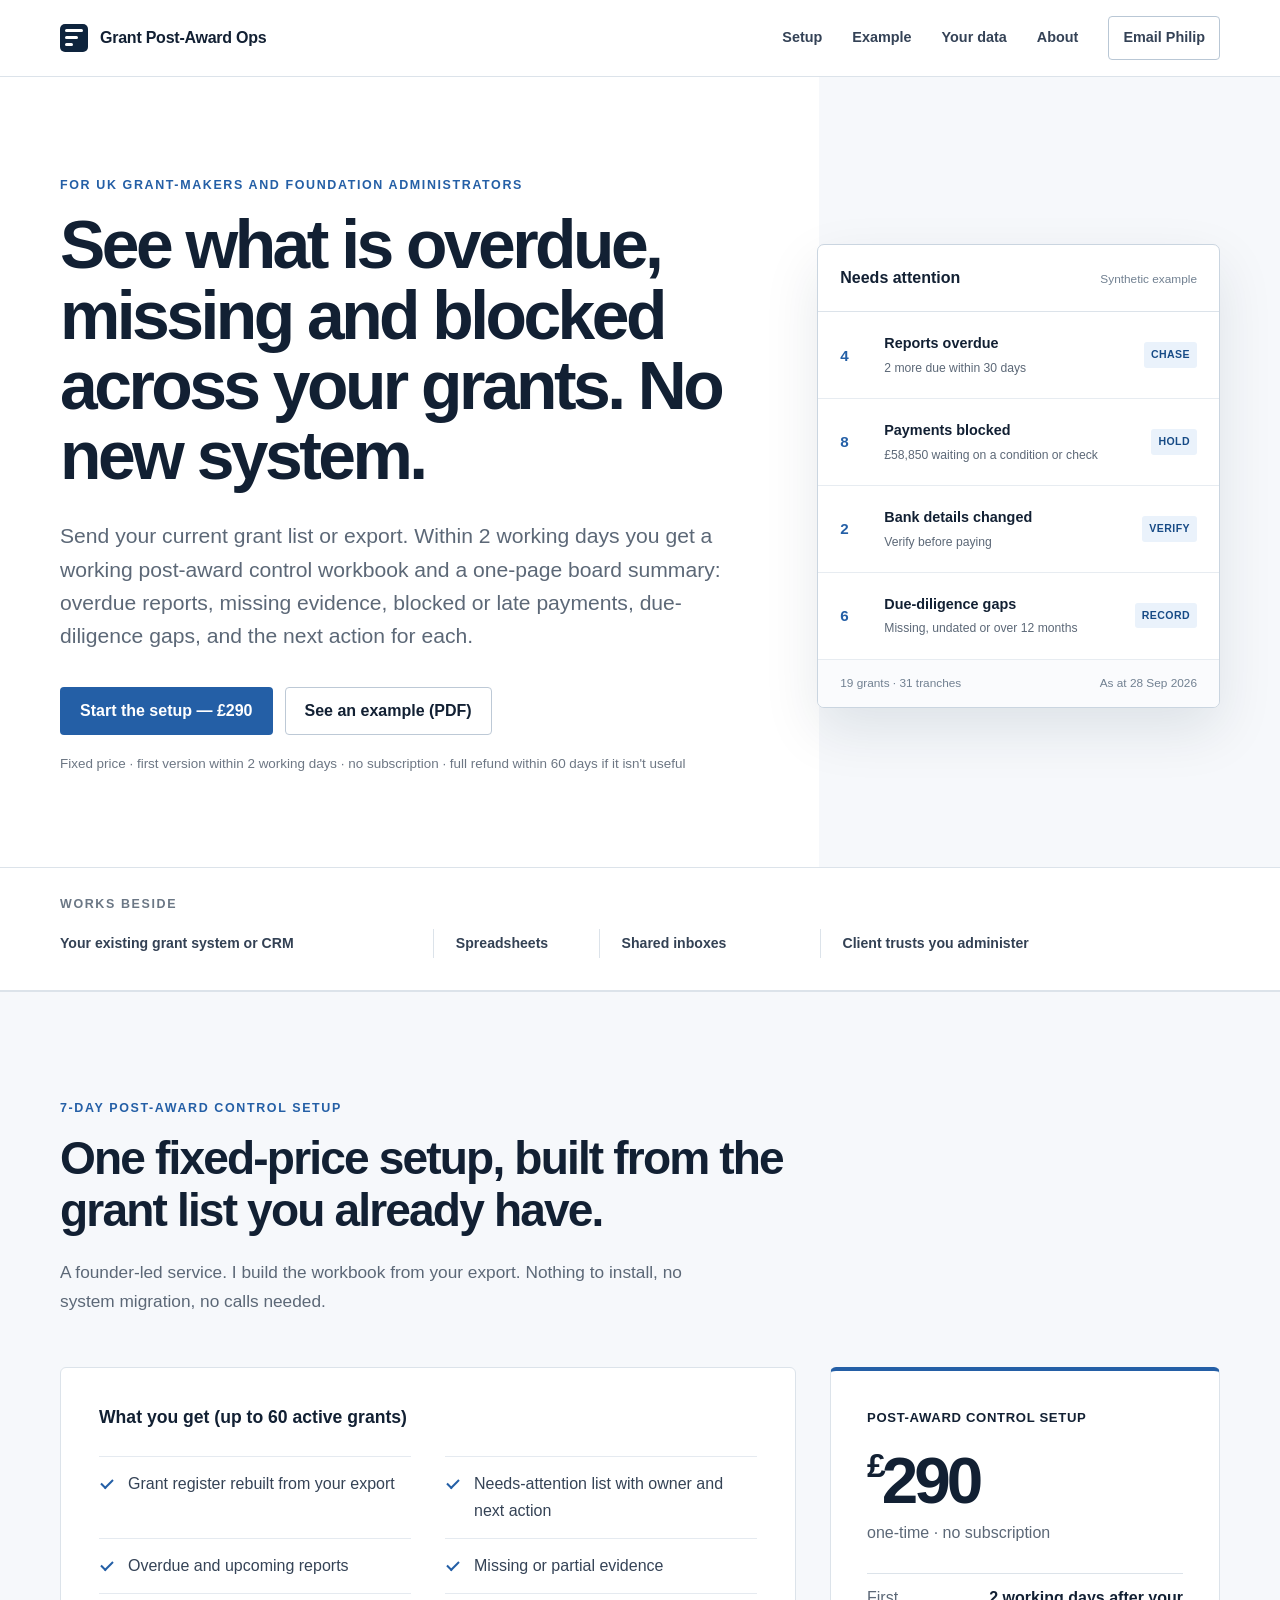
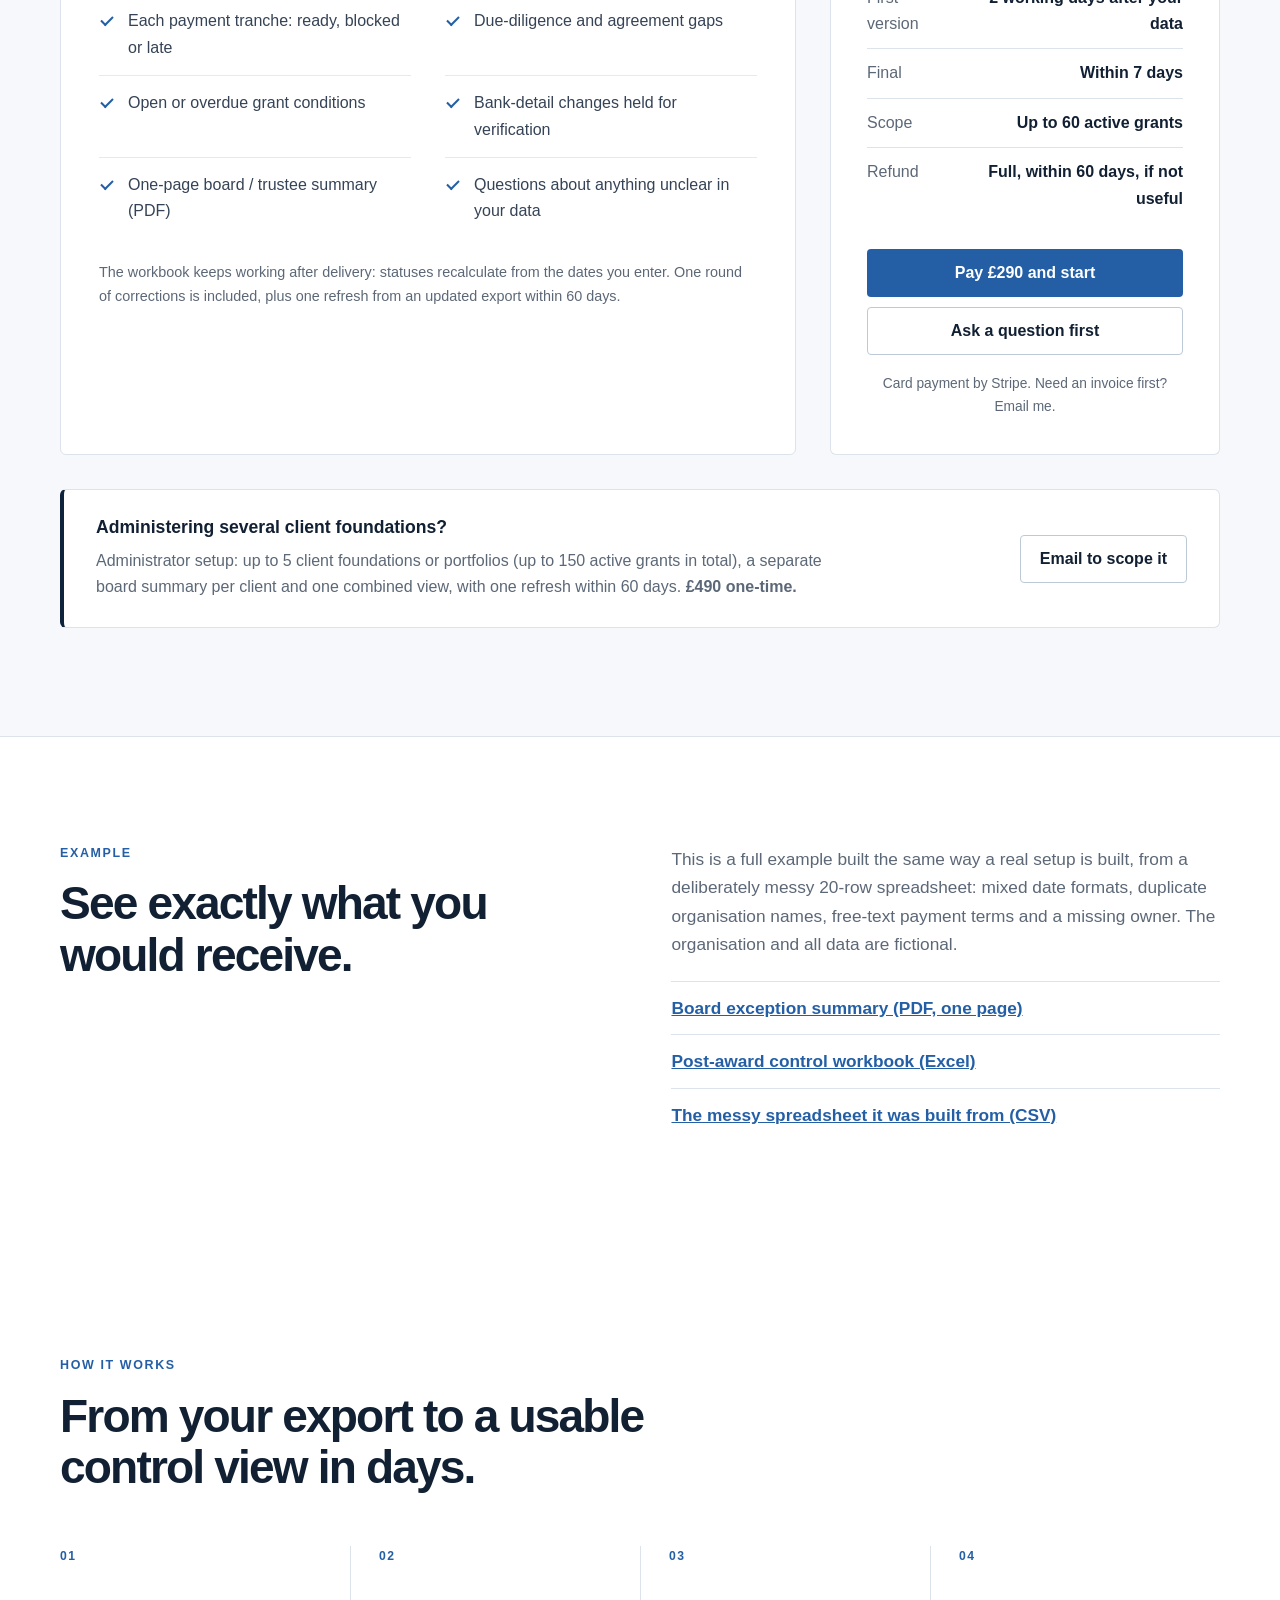
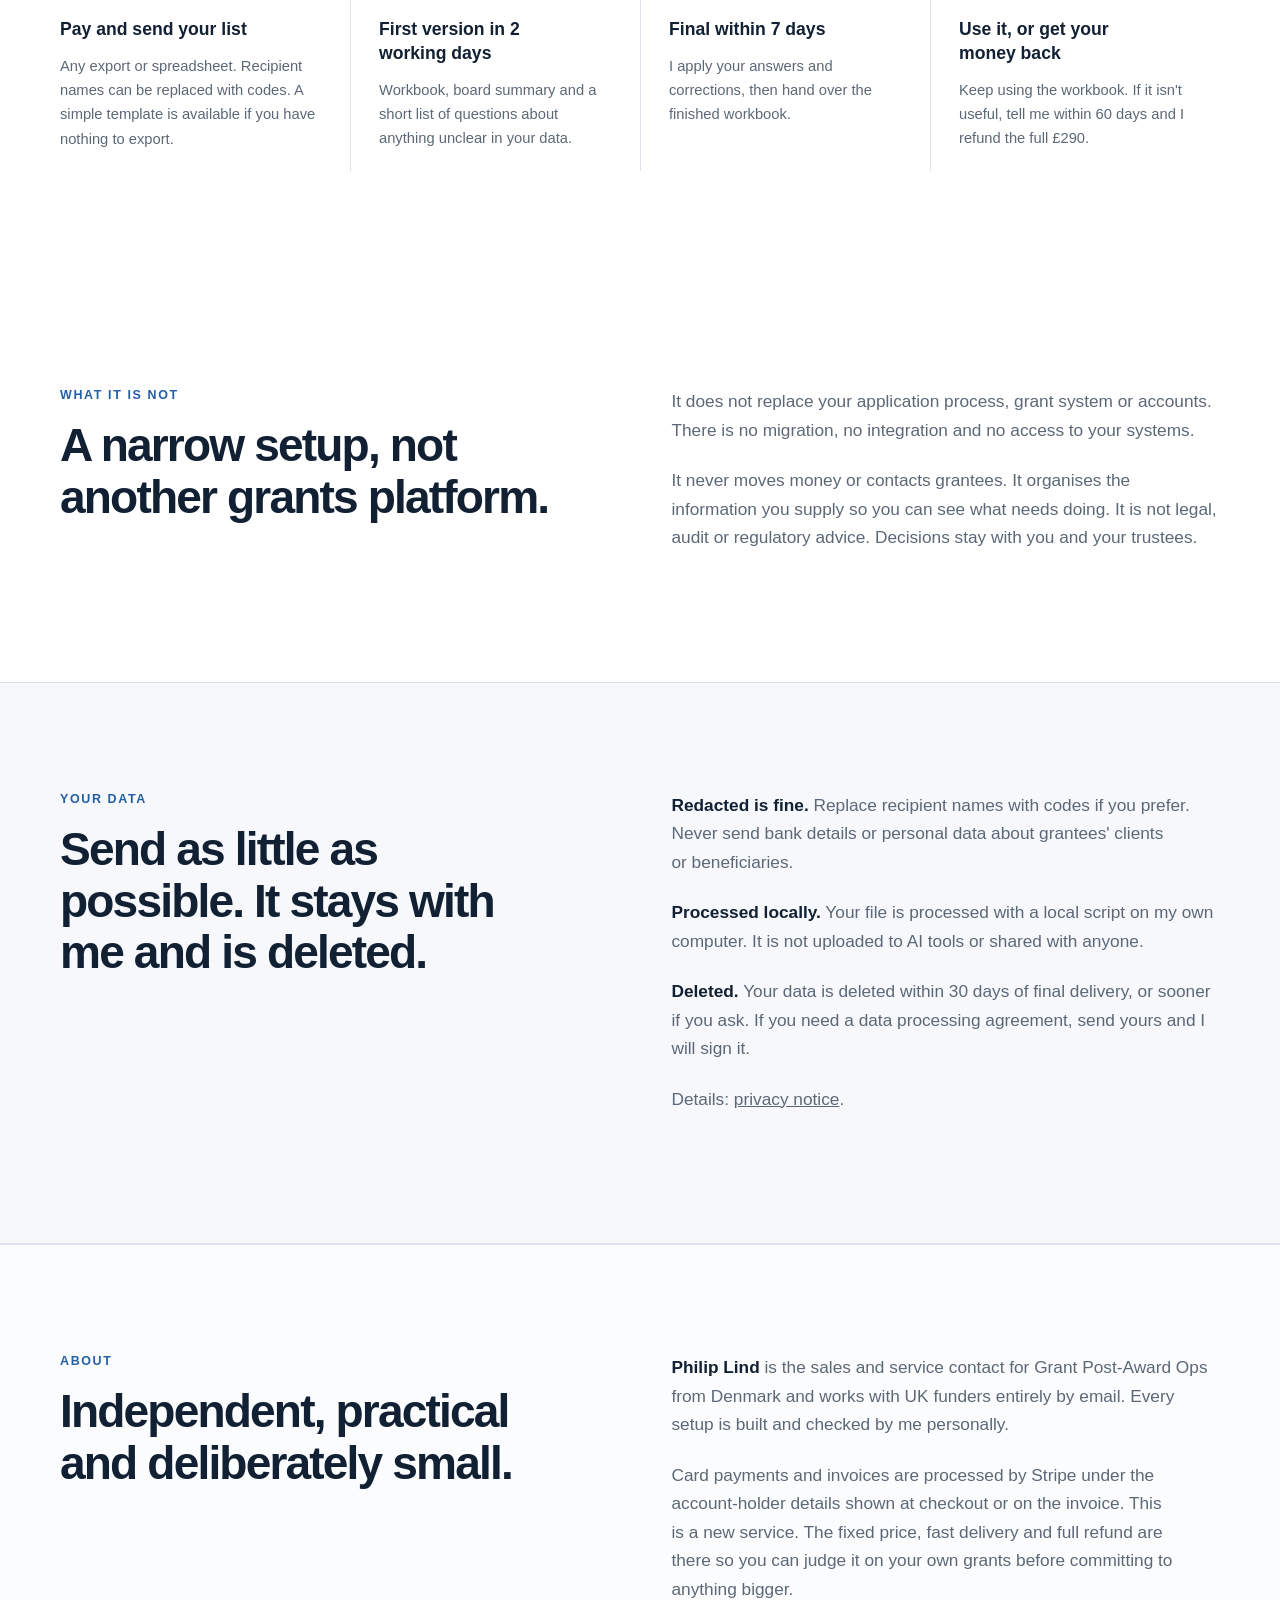
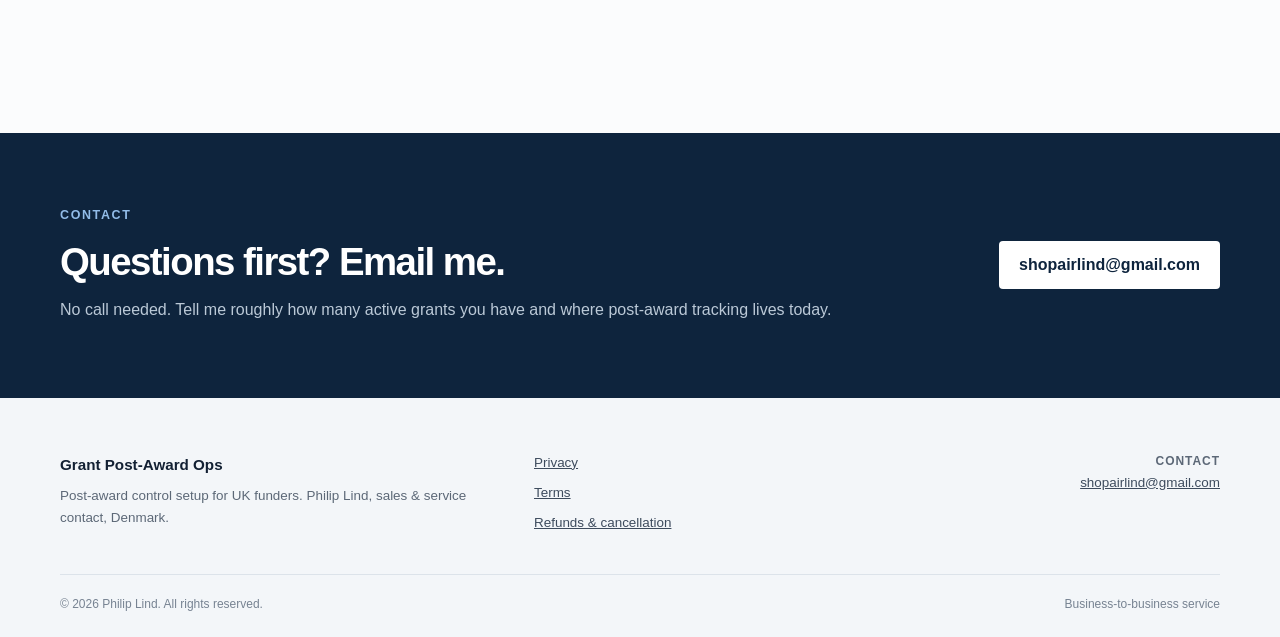
<file: index.html>
<!doctype html>
<html lang="en-GB">
<head>
  <meta charset="utf-8">
  <meta name="viewport" content="width=device-width, initial-scale=1">
  <title>Grant Post-Award Ops | 7-day post-award control setup</title>
  <meta name="description" content="Send your current grant list. Within 2 working days get a working post-award control workbook and a one-page board summary: overdue reports, missing evidence, blocked payments, due-diligence gaps. £290 fixed.">
  <meta name="theme-color" content="#f7f9fc">
  <meta property="og:type" content="website">
  <meta property="og:site_name" content="Grant Post-Award Ops">
  <meta property="og:title" content="Grant Post-Award Ops | 7-day post-award control setup">
  <meta property="og:description" content="A working post-award control workbook built from your current grant list. £290 fixed, no new system.">
  <meta property="og:url" content="https://philipairlind-hub.github.io/grant-post-award-ops/">
  <meta name="twitter:card" content="summary">
  <link rel="canonical" href="https://philipairlind-hub.github.io/grant-post-award-ops/">
  <link rel="icon" href="favicon.svg" type="image/svg+xml">
  <link rel="stylesheet" href="assets/styles.css">
</head>
<body>
  <a class="skip-link" href="#main">Skip to content</a>
  <header class="site-header">
    <div class="shell nav-wrap">
      <a class="brand" href="./" aria-label="Grant Post-Award Ops home">
        <span class="brand-mark" aria-hidden="true"><span></span><span></span><span></span></span>
        <span>Grant Post-Award Ops</span>
      </a>
      <nav aria-label="Primary navigation">
        <a href="#setup">Setup</a>
        <a href="#example">Example</a>
        <a href="#data">Your data</a>
        <a href="#about">About</a>
        <a class="nav-contact" href="mailto:shopairlind@gmail.com?subject=Post-award%20control%20setup">Email Philip</a>
      </nav>
    </div>
  </header>

  <main id="main">
    <section class="hero">
      <div class="shell hero-grid">
        <div class="hero-copy">
          <p class="eyebrow">For UK grant-makers and foundation administrators</p>
          <h1>See what is overdue, missing and blocked across your grants. No new system.</h1>
          <p class="lead">Send your current grant list or export. Within 2 working days you get a working post-award control workbook and a one-page board summary: overdue reports, missing evidence, blocked or late payments, due-diligence gaps, and the next action for each.</p>
          <div class="button-row">
            <a class="button button-primary" href="https://buy.stripe.com/dRm4gyek6byX62YbJjdIA01">Start the setup — £290</a>
            <a class="button button-secondary" href="example/board_exception_summary_SYNTHETIC.pdf">See an example (PDF)</a>
          </div>
          <p class="microcopy">Fixed price · first version within 2 working days · no subscription · full refund within 60 days if it isn't useful</p>
        </div>
        <aside class="register-card" aria-label="Example board summary figures">
          <div class="register-head">
            <p>Needs attention</p>
            <span>Synthetic example</span>
          </div>
          <div class="register-row">
            <span class="register-icon" aria-hidden="true">4</span>
            <div><strong>Reports overdue</strong><small>2 more due within 30 days</small></div>
            <span class="status">Chase</span>
          </div>
          <div class="register-row">
            <span class="register-icon" aria-hidden="true">8</span>
            <div><strong>Payments blocked</strong><small>£58,850 waiting on a condition or check</small></div>
            <span class="status">Hold</span>
          </div>
          <div class="register-row">
            <span class="register-icon" aria-hidden="true">2</span>
            <div><strong>Bank details changed</strong><small>Verify before paying</small></div>
            <span class="status">Verify</span>
          </div>
          <div class="register-row">
            <span class="register-icon" aria-hidden="true">6</span>
            <div><strong>Due-diligence gaps</strong><small>Missing, undated or over 12 months</small></div>
            <span class="status">Record</span>
          </div>
          <div class="register-footer">
            <span>19 grants · 31 tranches</span><span>As at 28 Sep 2026</span>
          </div>
        </aside>
      </div>
    </section>

    <section class="audience" aria-labelledby="audience-title">
      <div class="shell">
        <p class="section-kicker" id="audience-title">Works beside</p>
        <div class="audience-list">
          <span>Your existing grant system or CRM</span>
          <span>Spreadsheets</span>
          <span>Shared inboxes</span>
          <span>Client trusts you administer</span>
        </div>
      </div>
    </section>

    <section class="section pilot-section" id="setup" aria-labelledby="setup-title">
      <div class="shell">
        <div class="section-intro">
          <p class="eyebrow">7-day post-award control setup</p>
          <h2 id="setup-title">One fixed-price setup, built from the grant list you already have.</h2>
          <p>A founder-led service. I build the workbook from your export. Nothing to install, no system migration, no calls needed.</p>
        </div>
        <div class="pilot-grid">
          <div class="coverage-card">
            <h3>What you get (up to 60 active grants)</h3>
            <ul class="check-list">
              <li>Grant register rebuilt from your export</li>
              <li>Needs-attention list with owner and next action</li>
              <li>Overdue and upcoming reports</li>
              <li>Missing or partial evidence</li>
              <li>Each payment tranche: ready, blocked or late</li>
              <li>Due-diligence and agreement gaps</li>
              <li>Open or overdue grant conditions</li>
              <li>Bank-detail changes held for verification</li>
              <li>One-page board / trustee summary (PDF)</li>
              <li>Questions about anything unclear in your data</li>
            </ul>
            <p class="fineprint">The workbook keeps working after delivery: statuses recalculate from the dates you enter. One round of corrections is included, plus one refresh from an updated export within 60 days.</p>
          </div>
          <aside class="price-card" aria-label="Setup price">
            <p class="price-label">Post-award control setup</p>
            <p class="price"><span>£</span>290</p>
            <p class="price-note">one-time · no subscription</p>
            <dl>
              <div><dt>First version</dt><dd>2 working days after your data</dd></div>
              <div><dt>Final</dt><dd>Within 7 days</dd></div>
              <div><dt>Scope</dt><dd>Up to 60 active grants</dd></div>
              <div><dt>Refund</dt><dd>Full, within 60 days, if not useful</dd></div>
            </dl>
            <a class="button button-primary button-full" href="https://buy.stripe.com/dRm4gyek6byX62YbJjdIA01">Pay £290 and start</a>
            <a class="button button-secondary button-full" href="mailto:shopairlind@gmail.com?subject=Post-award%20control%20setup%20question">Ask a question first</a>
            <p class="commitment">Card payment by Stripe. Need an invoice first? Email me.</p>
          </aside>
        </div>
        <div class="option-card">
          <div>
            <h3>Administering several client foundations?</h3>
            <p>Administrator setup: up to 5 client foundations or portfolios (up to 150 active grants in total), a separate board summary per client and one combined view, with one refresh within 60 days. <strong>£490 one-time.</strong></p>
          </div>
          <a class="button button-secondary" href="mailto:shopairlind@gmail.com?subject=Administrator%20setup">Email to scope it</a>
        </div>
      </div>
    </section>

    <section class="section" id="example" aria-labelledby="example-title">
      <div class="shell split">
        <div>
          <p class="eyebrow">Example</p>
          <h2 id="example-title">See exactly what you would receive.</h2>
        </div>
        <div class="body-copy">
          <p>This is a full example built the same way a real setup is built, from a deliberately messy 20-row spreadsheet: mixed date formats, duplicate organisation names, free-text payment terms and a missing owner. The organisation and all data are fictional.</p>
          <ul class="link-list">
            <li><a href="example/board_exception_summary_SYNTHETIC.pdf">Board exception summary (PDF, one page)</a></li>
            <li><a href="example/post_award_control_workbook_SYNTHETIC.xlsx">Post-award control workbook (Excel)</a></li>
            <li><a href="example/customer_export_messy_SYNTHETIC.csv">The messy spreadsheet it was built from (CSV)</a></li>
          </ul>
        </div>
      </div>
    </section>

    <section class="section process" id="how" aria-labelledby="how-title">
      <div class="shell">
        <div class="section-intro narrow">
          <p class="eyebrow">How it works</p>
          <h2 id="how-title">From your export to a usable control view in days.</h2>
        </div>
        <ol class="steps">
          <li><span>01</span><div><h3>Pay and send your list</h3><p>Any export or spreadsheet. Recipient names can be replaced with codes. A simple template is available if you have nothing to export.</p></div></li>
          <li><span>02</span><div><h3>First version in 2 working days</h3><p>Workbook, board summary and a short list of questions about anything unclear in your data.</p></div></li>
          <li><span>03</span><div><h3>Final within 7 days</h3><p>I apply your answers and corrections, then hand over the finished workbook.</p></div></li>
          <li><span>04</span><div><h3>Use it, or get your money back</h3><p>Keep using the workbook. If it isn't useful, tell me within 60 days and I refund the full £290.</p></div></li>
        </ol>
      </div>
    </section>

    <section class="section problem" aria-labelledby="scope-title">
      <div class="shell split">
        <div>
          <p class="eyebrow">What it is not</p>
          <h2 id="scope-title">A narrow setup, not another grants platform.</h2>
        </div>
        <div class="body-copy">
          <p>It does not replace your application process, grant system or accounts. There is no migration, no integration and no access to your systems.</p>
          <p>It never moves money or contacts grantees. It organises the information you supply so you can see what needs doing. It is not legal, audit or regulatory advice. Decisions stay with you and your trustees.</p>
        </div>
      </div>
    </section>

    <section class="section pilot-section" id="data" aria-labelledby="data-title">
      <div class="shell split">
        <div>
          <p class="eyebrow">Your data</p>
          <h2 id="data-title">Send as little as possible. It stays with me and is deleted.</h2>
        </div>
        <div class="body-copy">
          <p><strong>Redacted is fine.</strong> Replace recipient names with codes if you prefer. Never send bank details or personal data about grantees' clients or beneficiaries.</p>
          <p><strong>Processed locally.</strong> Your file is processed with a local script on my own computer. It is not uploaded to AI tools or shared with anyone.</p>
          <p><strong>Deleted.</strong> Your data is deleted within 30 days of final delivery, or sooner if you ask. If you need a data processing agreement, send yours and I will sign it.</p>
          <p>Details: <a href="privacy/">privacy notice</a>.</p>
        </div>
      </div>
    </section>

    <section class="section about" id="about" aria-labelledby="about-title">
      <div class="shell split">
        <div>
          <p class="eyebrow">About</p>
          <h2 id="about-title">Independent, practical and deliberately small.</h2>
        </div>
        <div class="body-copy">
          <p><strong>Philip Lind</strong> is the sales and service contact for Grant Post-Award Ops from Denmark and works with UK funders entirely by email. Every setup is built and checked by me personally.</p>
          <p>Card payments and invoices are processed by Stripe under the account-holder details shown at checkout or on the invoice. This is a new service. The fixed price, fast delivery and full refund are there so you can judge it on your own grants before committing to anything bigger.</p>
        </div>
      </div>
    </section>

    <section class="contact-section" aria-labelledby="contact-title">
      <div class="shell contact-inner">
        <div>
          <p class="eyebrow light">Contact</p>
          <h2 id="contact-title">Questions first? Email me.</h2>
          <p>No call needed. Tell me roughly how many active grants you have and where post-award tracking lives today.</p>
        </div>
        <a class="button button-light" href="mailto:shopairlind@gmail.com?subject=Post-award%20control%20setup">shopairlind@gmail.com</a>
      </div>
    </section>
  </main>

  <footer>
    <div class="shell footer-grid">
      <div><strong>Grant Post-Award Ops</strong><p>Post-award control setup for UK funders. Philip Lind, sales &amp; service contact, Denmark.</p></div>
      <div class="footer-links" aria-label="Legal pages">
        <a href="privacy/">Privacy</a>
        <a href="terms/">Terms</a>
        <a href="refunds/">Refunds &amp; cancellation</a>
      </div>
      <div class="footer-contact"><span>Contact</span><a href="mailto:shopairlind@gmail.com">shopairlind@gmail.com</a></div>
    </div>
    <div class="shell footer-base"><span>© 2026 Philip Lind. All rights reserved.</span><span>Business-to-business service</span></div>
  </footer>
</body>
</html>
</file>
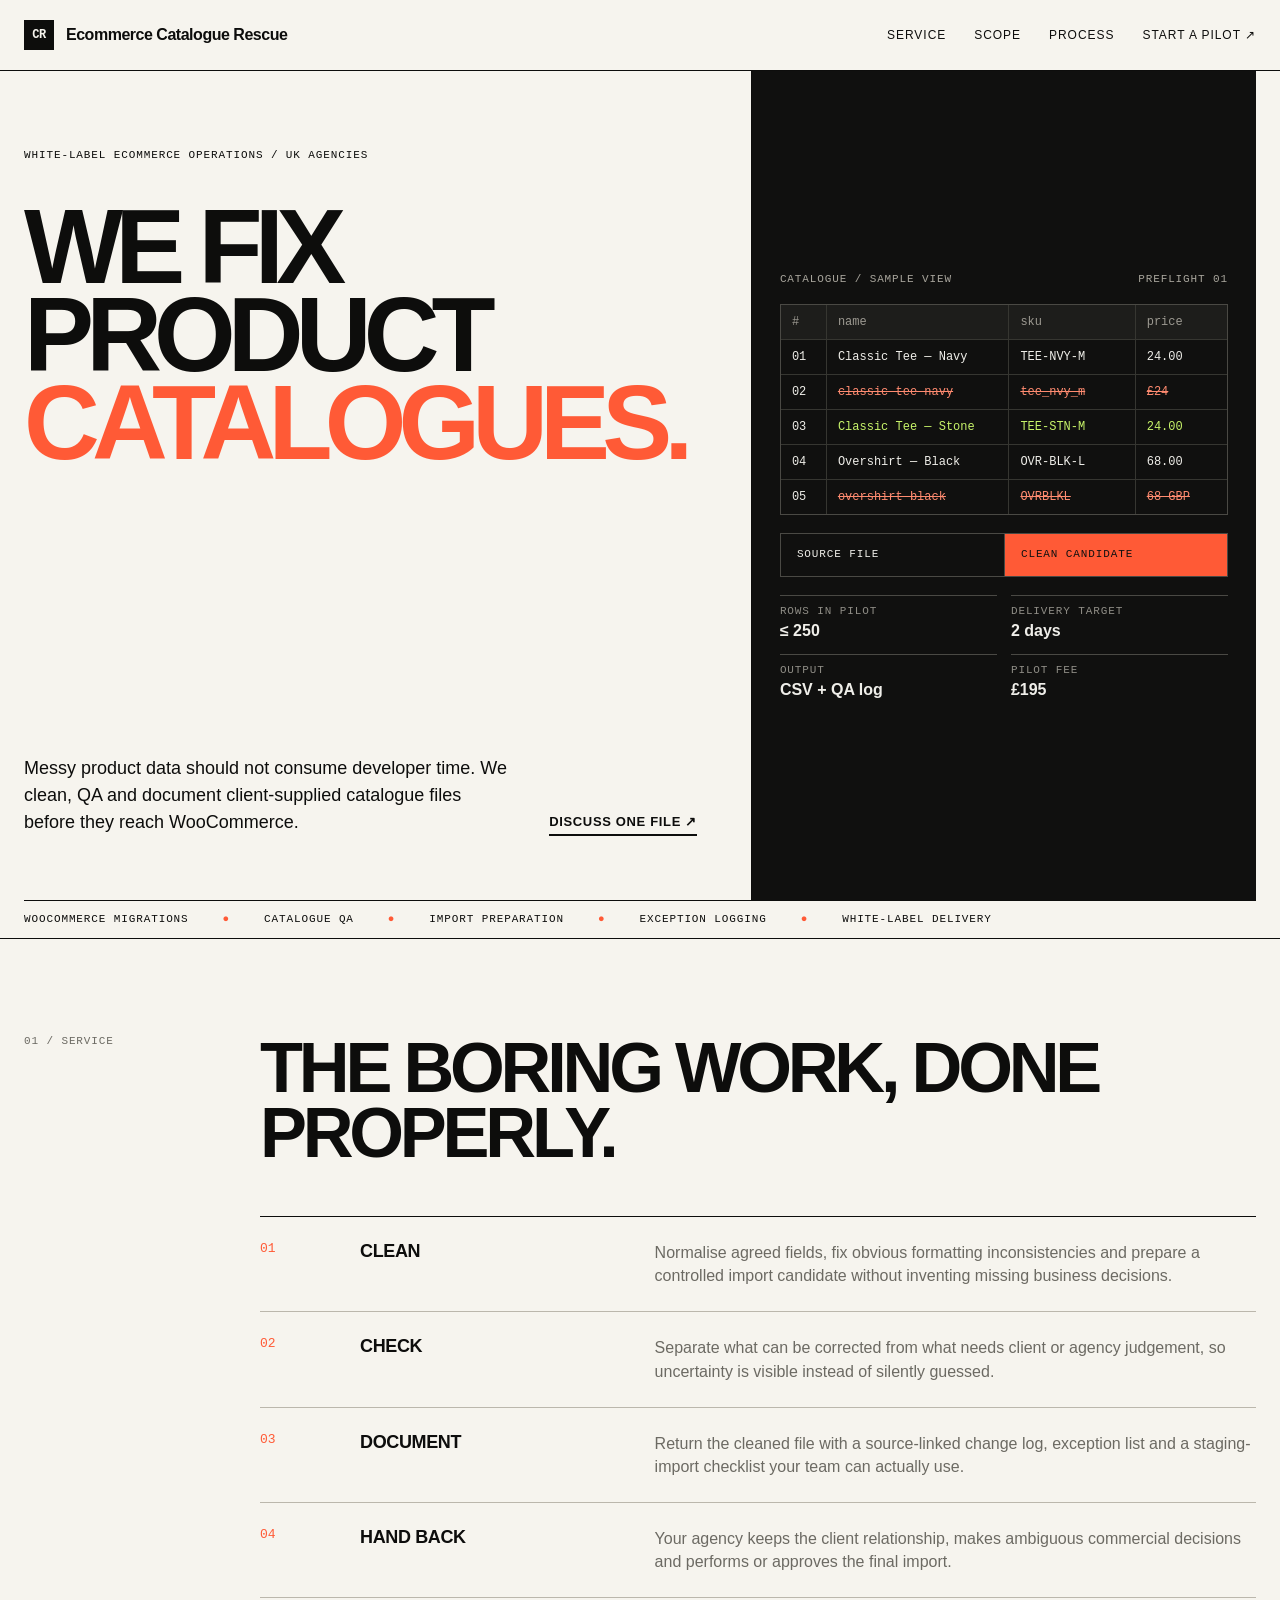
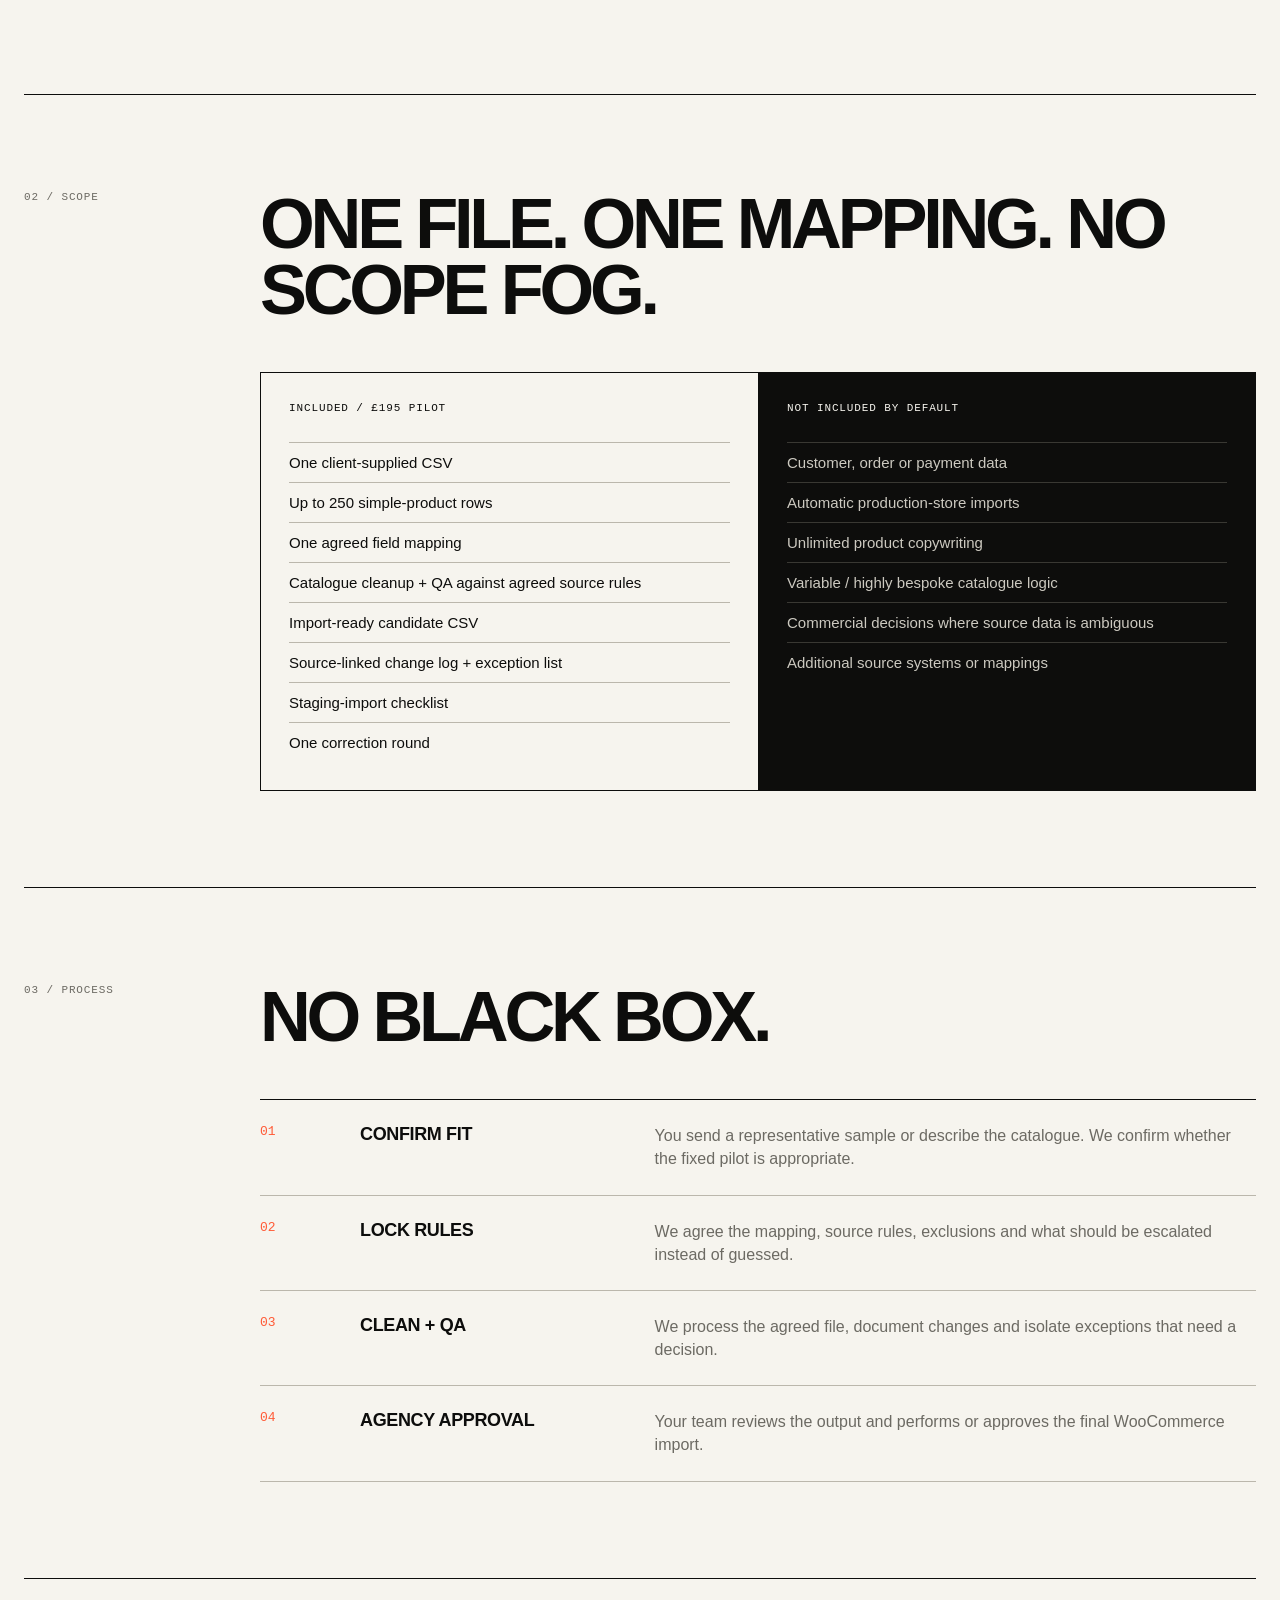
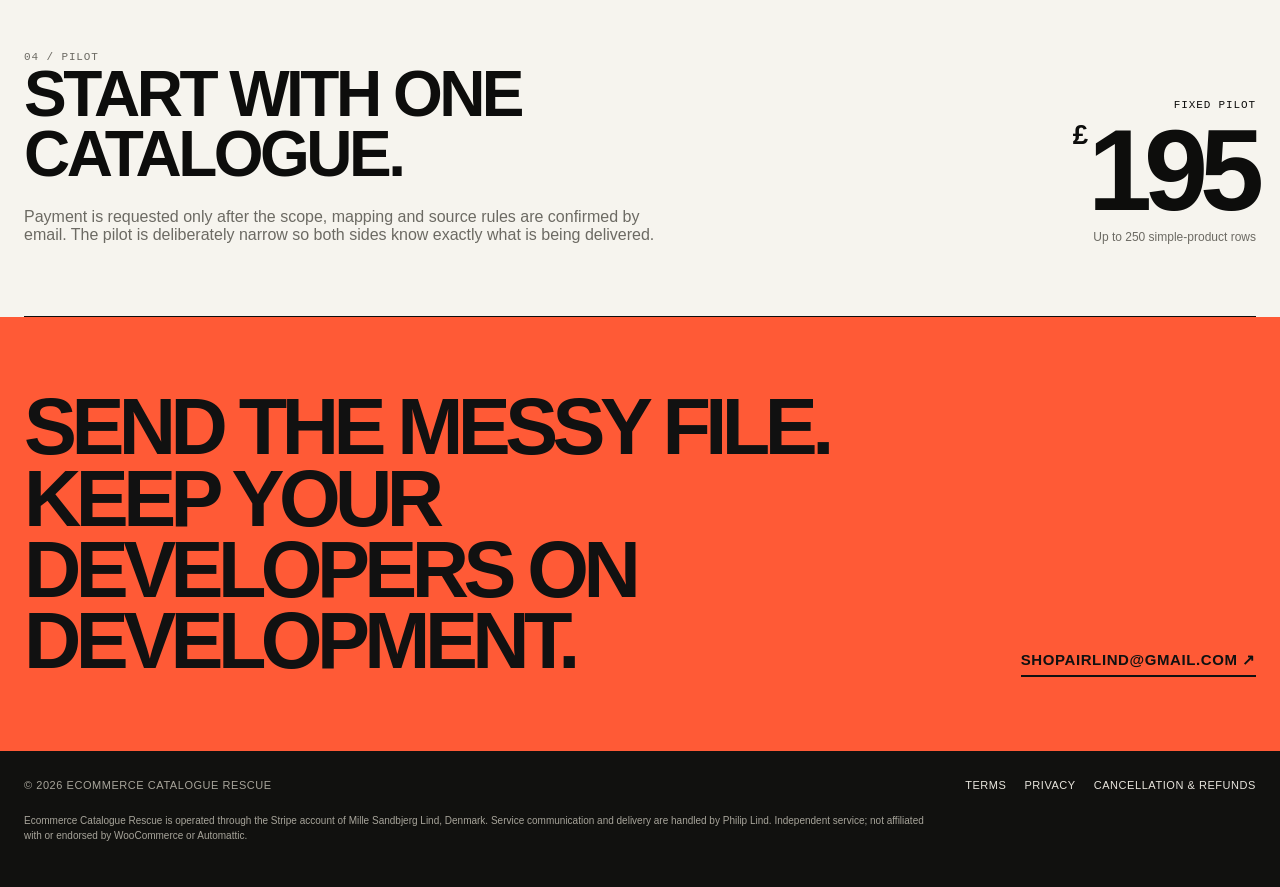
<file: catalogue-rescue/index.html>
<!doctype html>
<html lang="en">
<head>
  <meta charset="utf-8">
  <meta name="viewport" content="width=device-width,initial-scale=1">
  <meta name="theme-color" content="#f6f4ee">
  <title>Ecommerce Catalogue Rescue — Product catalogue cleanup for agencies</title>
  <meta name="description" content="White-label product catalogue cleanup, QA and WooCommerce import preparation for UK web and ecommerce agencies. Fixed-scope pilot: £195.">
  <meta property="og:title" content="Ecommerce Catalogue Rescue">
  <meta property="og:description" content="Product catalogue cleanup and WooCommerce import preparation for UK agencies.">
  <meta property="og:type" content="website">
  <link rel="stylesheet" href="site-v2.css?v=20260930b">
  <script type="application/ld+json">{"@context":"https://schema.org","@type":"ProfessionalService","name":"Ecommerce Catalogue Rescue","description":"Product catalogue cleanup and WooCommerce import preparation for UK web and ecommerce agencies.","email":"shopairlind@gmail.com","areaServed":"United Kingdom"}</script>
</head>
<body>
  <header class="site-header">
    <div class="shell nav">
      <a class="brand" href="./"><span class="brand-box">CR</span><span>Ecommerce Catalogue Rescue</span></a>
      <nav class="navlinks" aria-label="Primary">
        <a href="#service">Service</a>
        <a href="#scope">Scope</a>
        <a href="#process">Process</a>
        <a href="mailto:shopairlind@gmail.com?subject=Catalogue%20Rescue%20pilot">Start a pilot ↗</a>
      </nav>
    </div>
  </header>

  <main>
    <section class="shell hero">
      <div class="hero-copy">
        <div>
          <div class="kicker">White-label ecommerce operations / UK agencies</div>
          <h1>We fix<br>product<br><span class="accent">catalogues.</span></h1>
        </div>
        <div class="hero-bottom">
          <p class="hero-intro">Messy product data should not consume developer time. We clean, QA and document client-supplied catalogue files before they reach WooCommerce.</p>
          <a class="hero-cta" href="mailto:shopairlind@gmail.com?subject=Catalogue%20Rescue%20pilot">Discuss one file ↗</a>
        </div>
      </div>

      <aside class="hero-art" aria-label="Example catalogue cleanup">
        <div class="art-top"><span>Catalogue / Sample view</span><span>Preflight 01</span></div>
        <div class="csv">
          <div class="csv-row csv-head"><span>#</span><span>name</span><span>sku</span><span>price</span></div>
          <div class="csv-row"><span>01</span><span>Classic Tee — Navy</span><span>TEE-NVY-M</span><span>24.00</span></div>
          <div class="csv-row"><span>02</span><span class="bad">classic tee navy</span><span class="bad">tee_nvy_m</span><span class="bad">£24</span></div>
          <div class="csv-row"><span>03</span><span class="good">Classic Tee — Stone</span><span class="good">TEE-STN-M</span><span class="good">24.00</span></div>
          <div class="csv-row"><span>04</span><span>Overshirt — Black</span><span>OVR-BLK-L</span><span>68.00</span></div>
          <div class="csv-row"><span>05</span><span class="bad">overshirt black </span><span class="bad">OVRBLKL</span><span class="bad">68 GBP</span></div>
        </div>
        <div class="art-switch"><div>Source file</div><div class="on">Clean candidate</div></div>
        <div class="art-meta">
          <div><b>Rows in pilot</b><span>≤ 250</span></div>
          <div><b>Delivery target</b><span>2 days</span></div>
          <div><b>Output</b><span>CSV + QA log</span></div>
          <div><b>Pilot fee</b><span>£195</span></div>
        </div>
      </aside>
    </section>

    <div class="ticker" aria-hidden="true">
      <div class="shell ticker-inner">
        <span>WooCommerce migrations</span><span class="ticker-dot">●</span><span>Catalogue QA</span><span class="ticker-dot">●</span><span>Import preparation</span><span class="ticker-dot">●</span><span>Exception logging</span><span class="ticker-dot">●</span><span>White-label delivery</span>
      </div>
    </div>

    <section class="shell section" id="service">
      <div class="section-index">01 / Service</div>
      <div class="section-main">
        <h2>The boring work, done properly.</h2>
        <div class="rows">
          <div class="row"><div class="row-no">01</div><h3>Clean</h3><p>Normalise agreed fields, fix obvious formatting inconsistencies and prepare a controlled import candidate without inventing missing business decisions.</p></div>
          <div class="row"><div class="row-no">02</div><h3>Check</h3><p>Separate what can be corrected from what needs client or agency judgement, so uncertainty is visible instead of silently guessed.</p></div>
          <div class="row"><div class="row-no">03</div><h3>Document</h3><p>Return the cleaned file with a source-linked change log, exception list and a staging-import checklist your team can actually use.</p></div>
          <div class="row"><div class="row-no">04</div><h3>Hand back</h3><p>Your agency keeps the client relationship, makes ambiguous commercial decisions and performs or approves the final import.</p></div>
        </div>
      </div>
    </section>

    <section class="shell section" id="scope">
      <div class="section-index">02 / Scope</div>
      <div class="section-main">
        <h2>One file. One mapping. No scope fog.</h2>
        <div class="scope">
          <div class="scope-block">
            <div class="scope-title">Included / £195 pilot</div>
            <ul>
              <li>One client-supplied CSV</li>
              <li>Up to 250 simple-product rows</li>
              <li>One agreed field mapping</li>
              <li>Catalogue cleanup + QA against agreed source rules</li>
              <li>Import-ready candidate CSV</li>
              <li>Source-linked change log + exception list</li>
              <li>Staging-import checklist</li>
              <li>One correction round</li>
            </ul>
          </div>
          <div class="scope-block">
            <div class="scope-title">Not included by default</div>
            <ul>
              <li>Customer, order or payment data</li>
              <li>Automatic production-store imports</li>
              <li>Unlimited product copywriting</li>
              <li>Variable / highly bespoke catalogue logic</li>
              <li>Commercial decisions where source data is ambiguous</li>
              <li>Additional source systems or mappings</li>
            </ul>
          </div>
        </div>
      </div>
    </section>

    <section class="shell section" id="process">
      <div class="section-index">03 / Process</div>
      <div class="section-main">
        <h2>No black box.</h2>
        <div class="rows">
          <div class="row"><div class="row-no">01</div><h3>Confirm fit</h3><p>You send a representative sample or describe the catalogue. We confirm whether the fixed pilot is appropriate.</p></div>
          <div class="row"><div class="row-no">02</div><h3>Lock rules</h3><p>We agree the mapping, source rules, exclusions and what should be escalated instead of guessed.</p></div>
          <div class="row"><div class="row-no">03</div><h3>Clean + QA</h3><p>We process the agreed file, document changes and isolate exceptions that need a decision.</p></div>
          <div class="row"><div class="row-no">04</div><h3>Agency approval</h3><p>Your team reviews the output and performs or approves the final WooCommerce import.</p></div>
        </div>
      </div>
    </section>

    <section class="shell price-band">
      <div class="price-copy">
        <div class="section-index">04 / Pilot</div>
        <h2>Start with one catalogue.</h2>
        <p>Payment is requested only after the scope, mapping and source rules are confirmed by email. The pilot is deliberately narrow so both sides know exactly what is being delivered.</p>
      </div>
      <div class="price-box">
        <div class="label">Fixed pilot</div>
        <div class="amount"><span>£</span>195</div>
        <div class="small">Up to 250 simple-product rows</div>
      </div>
    </section>

    <section class="cta">
      <div class="shell cta-grid">
        <h2>Send the messy file.<br>Keep your developers on development.</h2>
        <a href="mailto:shopairlind@gmail.com?subject=Catalogue%20Rescue%20pilot">shopairlind@gmail.com ↗</a>
      </div>
    </section>
  </main>

  <footer class="site-footer">
    <div class="shell">
      <div class="footer-row">
        <div>© 2026 Ecommerce Catalogue Rescue</div>
        <div class="footer-links"><a href="terms.html">Terms</a><a href="privacy.html">Privacy</a><a href="refunds.html">Cancellation & refunds</a></div>
      </div>
      <div class="footer-legal">Ecommerce Catalogue Rescue is operated through the Stripe account of Mille Sandbjerg Lind, Denmark. Service communication and delivery are handled by Philip Lind. Independent service; not affiliated with or endorsed by WooCommerce or Automattic.</div>
    </div>
  </footer>
</body>
</html>
</file>
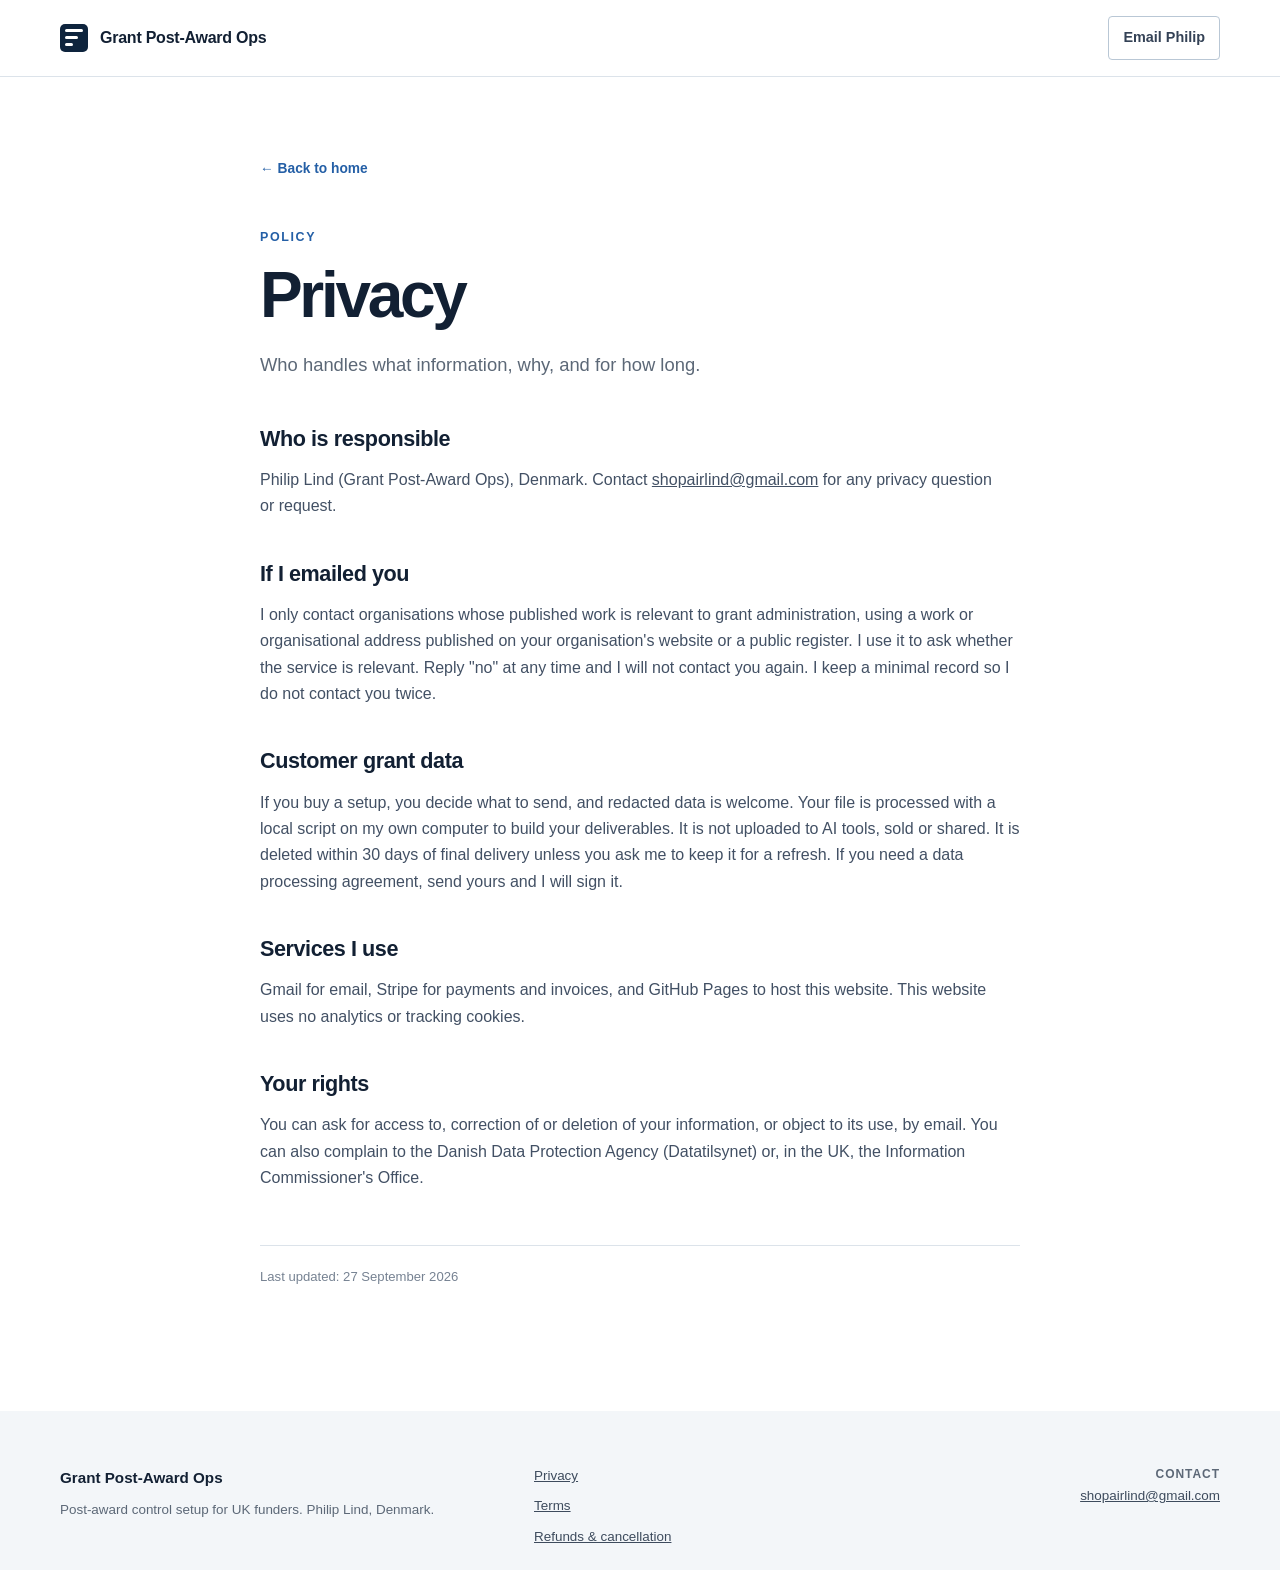
<file: privacy/index.html>
<!doctype html>
<html lang="en-GB"><head>
  <meta charset="utf-8"><meta name="viewport" content="width=device-width, initial-scale=1">
  <title>Privacy | Grant Post-Award Ops</title>
  <meta name="description" content="How Grant Post-Award Ops handles business contact information and customer grant data.">
  <meta property="og:type" content="website"><meta property="og:title" content="Privacy | Grant Post-Award Ops"><meta property="og:description" content="How Grant Post-Award Ops handles business contact information and customer grant data.">
  <link rel="canonical" href="https://philipairlind-hub.github.io/grant-post-award-ops/privacy/">
  <link rel="icon" href="../favicon.svg" type="image/svg+xml"><link rel="stylesheet" href="../assets/styles.css">
</head><body>
  <a class="skip-link" href="#main">Skip to content</a>
  <header class="site-header legal-header"><div class="shell nav-wrap"><a class="brand" href="../"><span class="brand-mark" aria-hidden="true"><span></span><span></span><span></span></span><span>Grant Post-Award Ops</span></a><nav aria-label="Primary navigation"><a class="nav-contact" href="mailto:shopairlind@gmail.com">Email Philip</a></nav></div></header>
  <main class="legal-main" id="main"><div class="legal-wrap">
    <a class="back-link" href="../">← Back to home</a>
    <p class="eyebrow">Policy</p><h1>Privacy</h1>
    <p class="legal-summary">Who handles what information, why, and for how long.</p>
    <div class="legal-content">
      <h2>Who is responsible</h2>
      <p>Philip Lind (Grant Post-Award Ops), Denmark. Contact <a href="mailto:shopairlind@gmail.com">shopairlind@gmail.com</a> for any privacy question or request.</p>
      <h2>If I emailed you</h2>
      <p>I only contact organisations whose published work is relevant to grant administration, using a work or organisational address published on your organisation's website or a public register. I use it to ask whether the service is relevant. Reply "no" at any time and I will not contact you again. I keep a minimal record so I do not contact you twice.</p>
      <h2>Customer grant data</h2>
      <p>If you buy a setup, you decide what to send, and redacted data is welcome. Your file is processed with a local script on my own computer to build your deliverables. It is not uploaded to AI tools, sold or shared. It is deleted within 30 days of final delivery unless you ask me to keep it for a refresh. If you need a data processing agreement, send yours and I will sign it.</p>
      <h2>Services I use</h2>
      <p>Gmail for email, Stripe for payments and invoices, and GitHub Pages to host this website. This website uses no analytics or tracking cookies.</p>
      <h2>Your rights</h2>
      <p>You can ask for access to, correction of or deletion of your information, or object to its use, by email. You can also complain to the Danish Data Protection Agency (Datatilsynet) or, in the UK, the Information Commissioner's Office.</p>
    </div>
    <p class="legal-meta">Last updated: 27 September 2026</p>
  </div></main>
  <footer><div class="shell footer-grid"><div><strong>Grant Post-Award Ops</strong><p>Post-award control setup for UK funders. Philip Lind, Denmark.</p></div><div class="footer-links"><a href="../privacy/">Privacy</a><a href="../terms/">Terms</a><a href="../refunds/">Refunds &amp; cancellation</a></div><div class="footer-contact"><span>Contact</span><a href="mailto:shopairlind@gmail.com">shopairlind@gmail.com</a></div></div></footer>
</body></html>
</file>
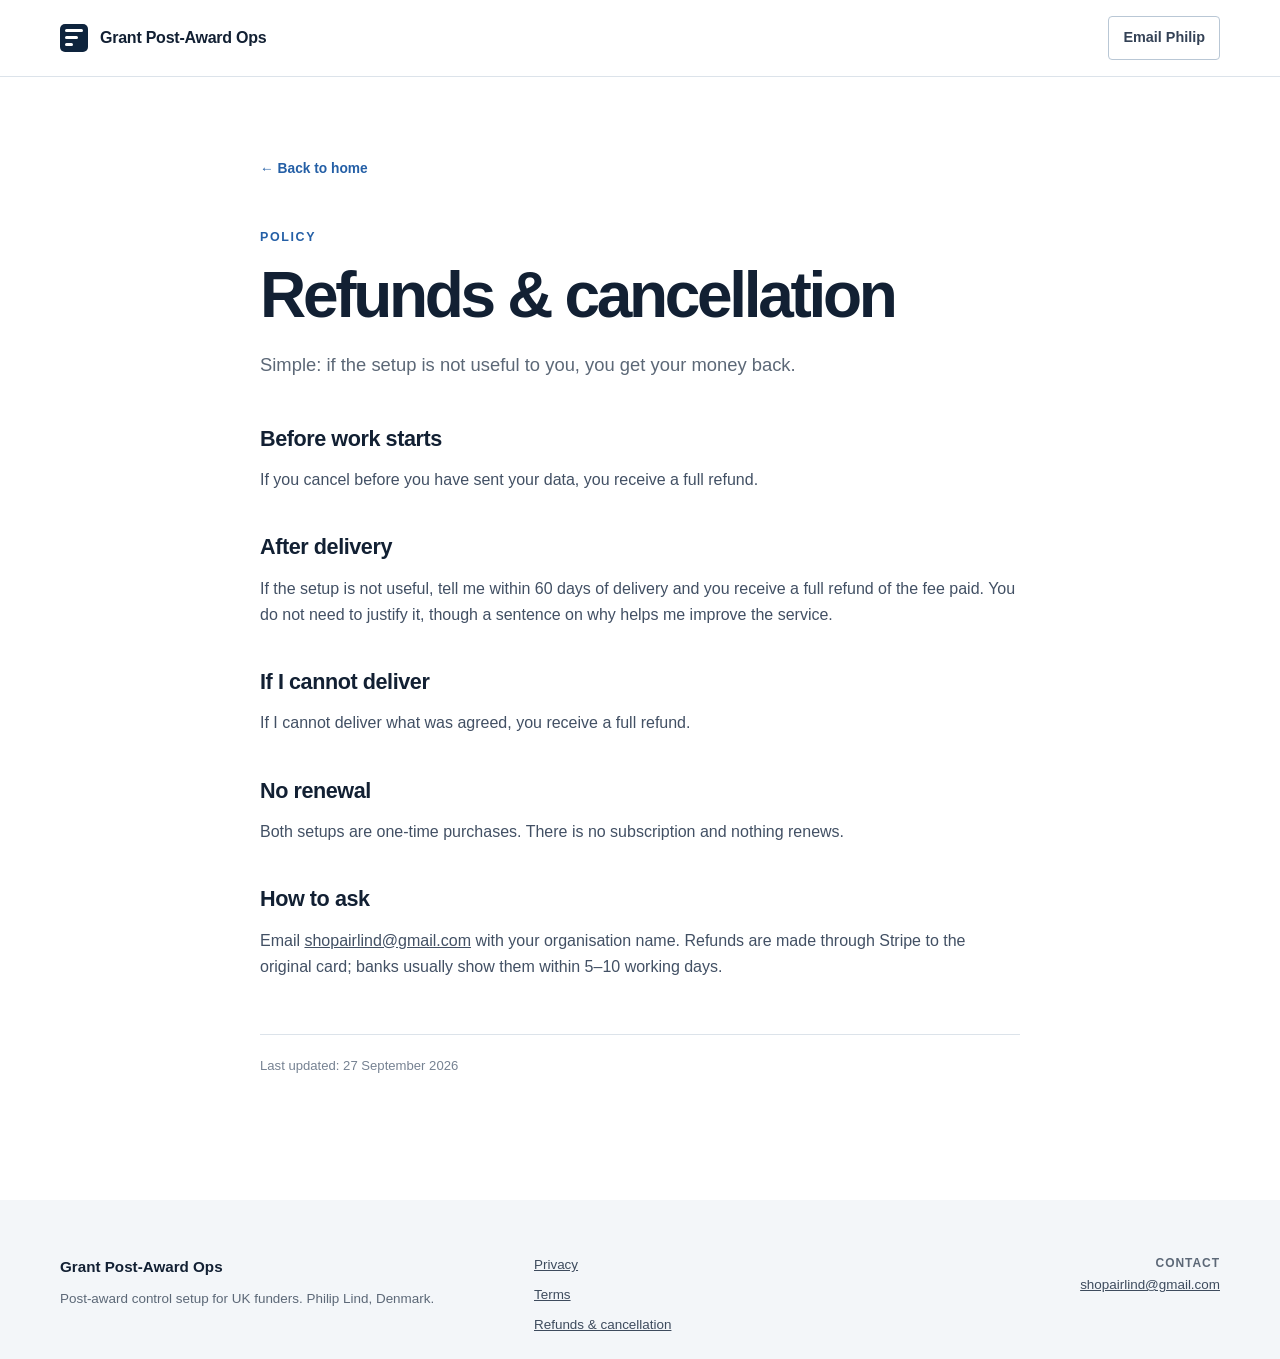
<file: refunds/index.html>
<!doctype html>
<html lang="en-GB"><head>
  <meta charset="utf-8"><meta name="viewport" content="width=device-width, initial-scale=1">
  <title>Refunds & cancellation | Grant Post-Award Ops</title>
  <meta name="description" content="Refund and cancellation policy for the Grant Post-Award Ops setup.">
  <meta property="og:type" content="website"><meta property="og:title" content="Refunds & cancellation | Grant Post-Award Ops"><meta property="og:description" content="Refund and cancellation policy for the Grant Post-Award Ops setup.">
  <link rel="canonical" href="https://philipairlind-hub.github.io/grant-post-award-ops/refunds/">
  <link rel="icon" href="../favicon.svg" type="image/svg+xml"><link rel="stylesheet" href="../assets/styles.css">
</head><body>
  <a class="skip-link" href="#main">Skip to content</a>
  <header class="site-header legal-header"><div class="shell nav-wrap"><a class="brand" href="../"><span class="brand-mark" aria-hidden="true"><span></span><span></span><span></span></span><span>Grant Post-Award Ops</span></a><nav aria-label="Primary navigation"><a class="nav-contact" href="mailto:shopairlind@gmail.com">Email Philip</a></nav></div></header>
  <main class="legal-main" id="main"><div class="legal-wrap">
    <a class="back-link" href="../">← Back to home</a>
    <p class="eyebrow">Policy</p><h1>Refunds & cancellation</h1>
    <p class="legal-summary">Simple: if the setup is not useful to you, you get your money back.</p>
    <div class="legal-content">
      <h2>Before work starts</h2>
      <p>If you cancel before you have sent your data, you receive a full refund.</p>
      <h2>After delivery</h2>
      <p>If the setup is not useful, tell me within 60 days of delivery and you receive a full refund of the fee paid. You do not need to justify it, though a sentence on why helps me improve the service.</p>
      <h2>If I cannot deliver</h2>
      <p>If I cannot deliver what was agreed, you receive a full refund.</p>
      <h2>No renewal</h2>
      <p>Both setups are one-time purchases. There is no subscription and nothing renews.</p>
      <h2>How to ask</h2>
      <p>Email <a href="mailto:shopairlind@gmail.com">shopairlind@gmail.com</a> with your organisation name. Refunds are made through Stripe to the original card; banks usually show them within 5–10 working days.</p>
    </div>
    <p class="legal-meta">Last updated: 27 September 2026</p>
  </div></main>
  <footer><div class="shell footer-grid"><div><strong>Grant Post-Award Ops</strong><p>Post-award control setup for UK funders. Philip Lind, Denmark.</p></div><div class="footer-links"><a href="../privacy/">Privacy</a><a href="../terms/">Terms</a><a href="../refunds/">Refunds &amp; cancellation</a></div><div class="footer-contact"><span>Contact</span><a href="mailto:shopairlind@gmail.com">shopairlind@gmail.com</a></div></div></footer>
</body></html>
</file>
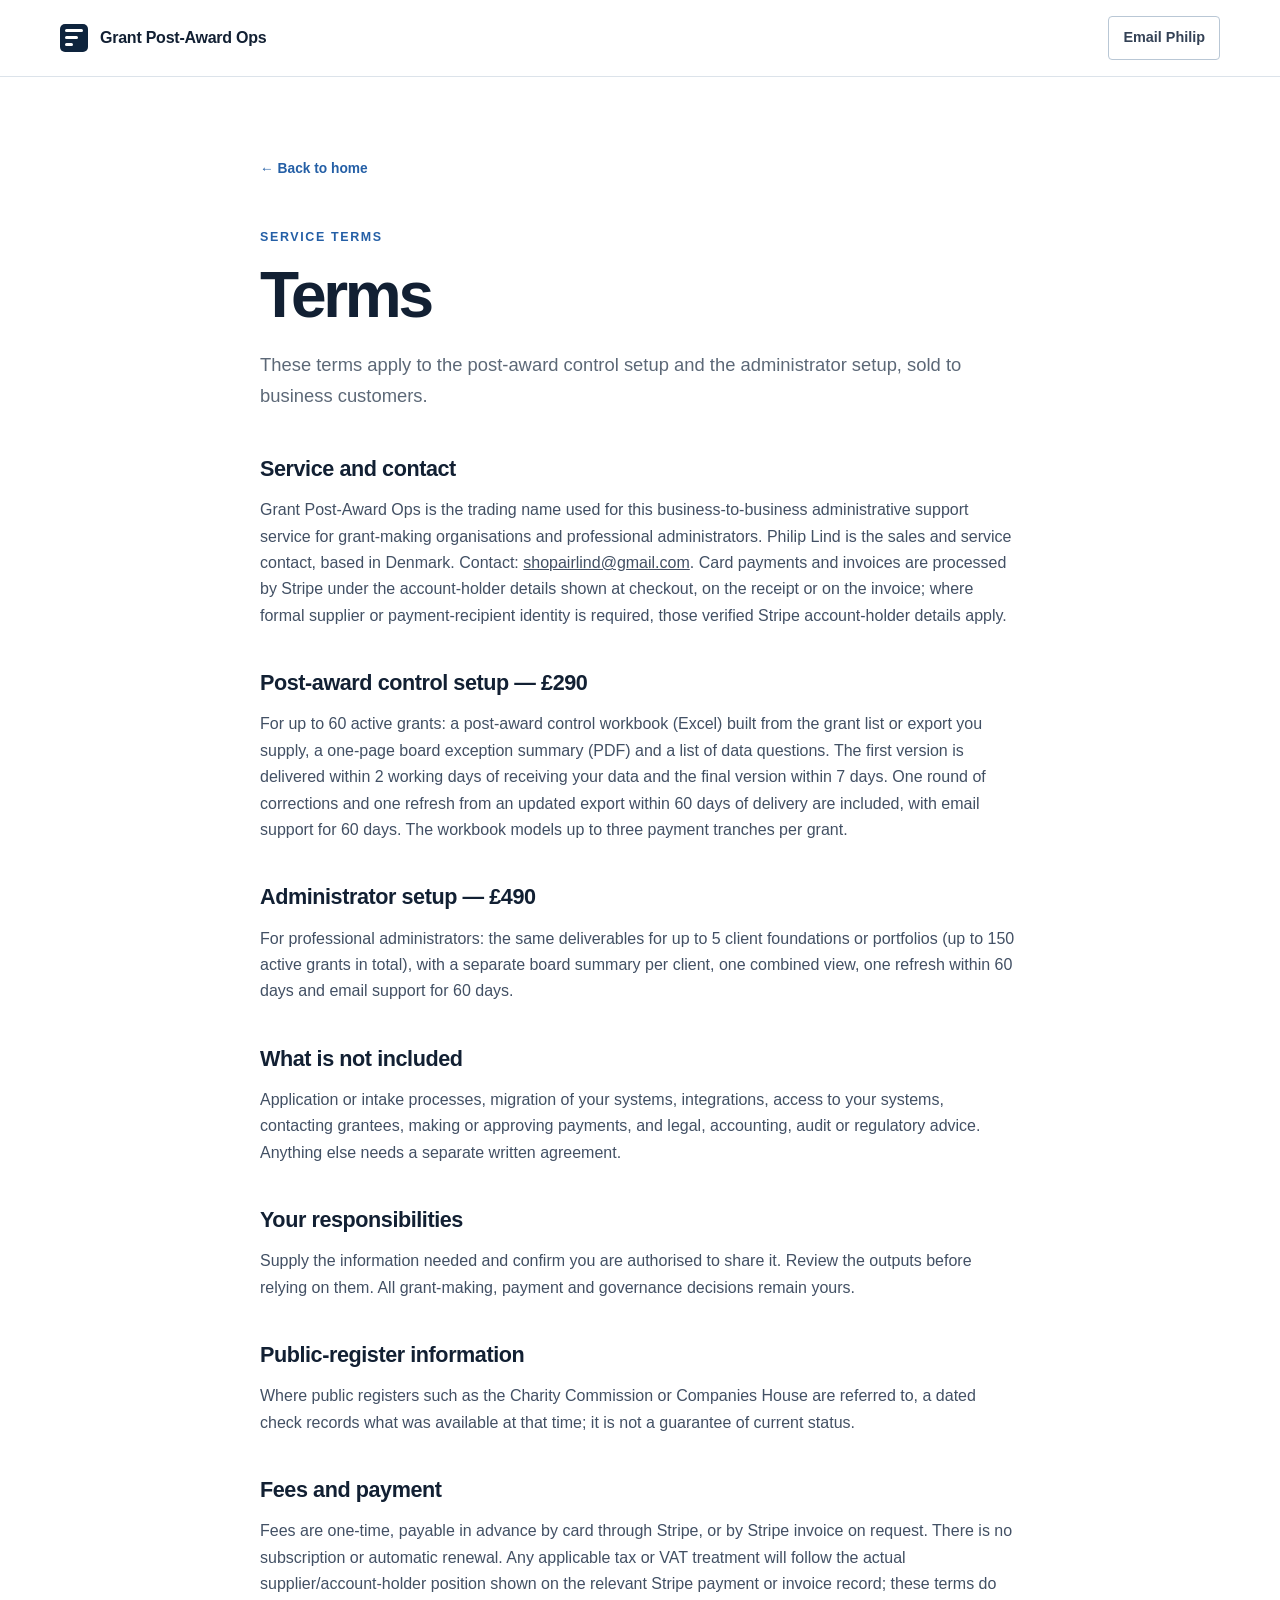
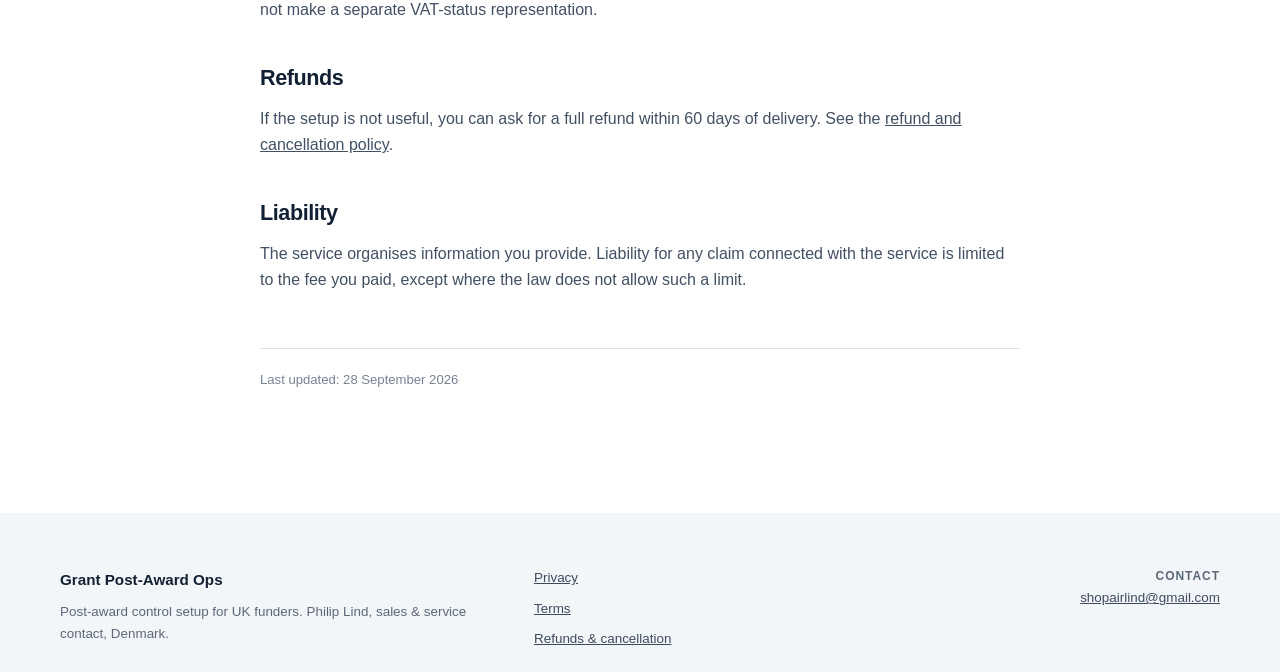
<file: terms/index.html>
<!doctype html>
<html lang="en-GB"><head>
  <meta charset="utf-8"><meta name="viewport" content="width=device-width, initial-scale=1">
  <title>Terms | Grant Post-Award Ops</title>
  <meta name="description" content="Terms for the Grant Post-Award Ops post-award control setup.">
  <meta property="og:type" content="website"><meta property="og:title" content="Terms | Grant Post-Award Ops"><meta property="og:description" content="Terms for the Grant Post-Award Ops post-award control setup.">
  <link rel="canonical" href="https://philipairlind-hub.github.io/grant-post-award-ops/terms/">
  <link rel="icon" href="../favicon.svg" type="image/svg+xml"><link rel="stylesheet" href="../assets/styles.css">
</head><body>
  <a class="skip-link" href="#main">Skip to content</a>
  <header class="site-header legal-header"><div class="shell nav-wrap"><a class="brand" href="../"><span class="brand-mark" aria-hidden="true"><span></span><span></span><span></span></span><span>Grant Post-Award Ops</span></a><nav aria-label="Primary navigation"><a class="nav-contact" href="mailto:shopairlind@gmail.com">Email Philip</a></nav></div></header>
  <main class="legal-main" id="main"><div class="legal-wrap">
    <a class="back-link" href="../">← Back to home</a>
    <p class="eyebrow">Service terms</p><h1>Terms</h1>
    <p class="legal-summary">These terms apply to the post-award control setup and the administrator setup, sold to business customers.</p>
    <div class="legal-content">
      <h2>Service and contact</h2>
      <p>Grant Post-Award Ops is the trading name used for this business-to-business administrative support service for grant-making organisations and professional administrators. Philip Lind is the sales and service contact, based in Denmark. Contact: <a href="mailto:shopairlind@gmail.com">shopairlind@gmail.com</a>. Card payments and invoices are processed by Stripe under the account-holder details shown at checkout, on the receipt or on the invoice; where formal supplier or payment-recipient identity is required, those verified Stripe account-holder details apply.</p>
      <h2>Post-award control setup — £290</h2>
      <p>For up to 60 active grants: a post-award control workbook (Excel) built from the grant list or export you supply, a one-page board exception summary (PDF) and a list of data questions. The first version is delivered within 2 working days of receiving your data and the final version within 7 days. One round of corrections and one refresh from an updated export within 60 days of delivery are included, with email support for 60 days. The workbook models up to three payment tranches per grant.</p>
      <h2>Administrator setup — £490</h2>
      <p>For professional administrators: the same deliverables for up to 5 client foundations or portfolios (up to 150 active grants in total), with a separate board summary per client, one combined view, one refresh within 60 days and email support for 60 days.</p>
      <h2>What is not included</h2>
      <p>Application or intake processes, migration of your systems, integrations, access to your systems, contacting grantees, making or approving payments, and legal, accounting, audit or regulatory advice. Anything else needs a separate written agreement.</p>
      <h2>Your responsibilities</h2>
      <p>Supply the information needed and confirm you are authorised to share it. Review the outputs before relying on them. All grant-making, payment and governance decisions remain yours.</p>
      <h2>Public-register information</h2>
      <p>Where public registers such as the Charity Commission or Companies House are referred to, a dated check records what was available at that time; it is not a guarantee of current status.</p>
      <h2>Fees and payment</h2>
      <p>Fees are one-time, payable in advance by card through Stripe, or by Stripe invoice on request. There is no subscription or automatic renewal. Any applicable tax or VAT treatment will follow the actual supplier/account-holder position shown on the relevant Stripe payment or invoice record; these terms do not make a separate VAT-status representation.</p>
      <h2>Refunds</h2>
      <p>If the setup is not useful, you can ask for a full refund within 60 days of delivery. See the <a href="../refunds/">refund and cancellation policy</a>.</p>
      <h2>Liability</h2>
      <p>The service organises information you provide. Liability for any claim connected with the service is limited to the fee you paid, except where the law does not allow such a limit.</p>
    </div>
    <p class="legal-meta">Last updated: 28 September 2026</p>
  </div></main>
  <footer><div class="shell footer-grid"><div><strong>Grant Post-Award Ops</strong><p>Post-award control setup for UK funders. Philip Lind, sales &amp; service contact, Denmark.</p></div><div class="footer-links"><a href="../privacy/">Privacy</a><a href="../terms/">Terms</a><a href="../refunds/">Refunds &amp; cancellation</a></div><div class="footer-contact"><span>Contact</span><a href="mailto:shopairlind@gmail.com">shopairlind@gmail.com</a></div></div></footer>
</body></html>
</file>
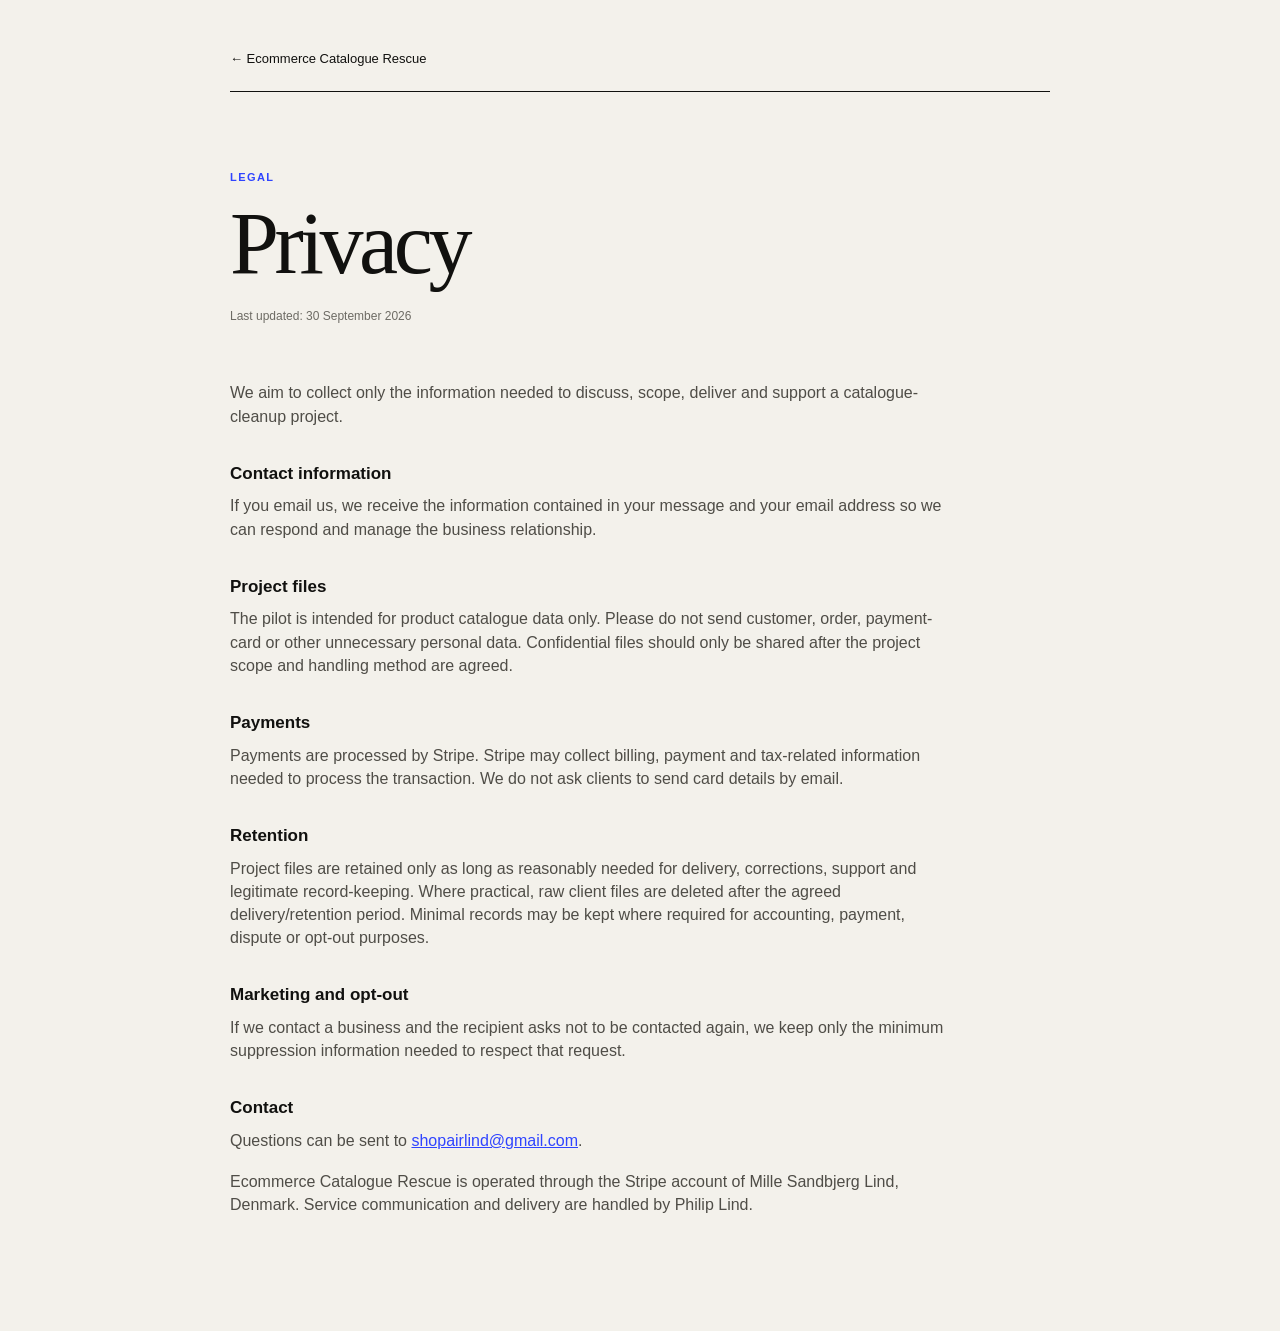
<file: catalogue-rescue/privacy.html>
<!doctype html><html lang="en"><head><meta charset="utf-8"><meta name="viewport" content="width=device-width,initial-scale=1"><meta name="theme-color" content="#f3f1eb"><title>Privacy — Ecommerce Catalogue Rescue</title><link rel="stylesheet" href="styles.css"></head><body class="legal-page"><div class="legal-wrap"><header class="legal-head"><a class="legal-back" href="./">← Ecommerce Catalogue Rescue</a></header><main class="legal-main"><div class="section-label">Legal</div><h1>Privacy</h1><div class="legal-date">Last updated: 30 September 2026</div><p>We aim to collect only the information needed to discuss, scope, deliver and support a catalogue-cleanup project.</p><h2>Contact information</h2><p>If you email us, we receive the information contained in your message and your email address so we can respond and manage the business relationship.</p><h2>Project files</h2><p>The pilot is intended for product catalogue data only. Please do not send customer, order, payment-card or other unnecessary personal data. Confidential files should only be shared after the project scope and handling method are agreed.</p><h2>Payments</h2><p>Payments are processed by Stripe. Stripe may collect billing, payment and tax-related information needed to process the transaction. We do not ask clients to send card details by email.</p><h2>Retention</h2><p>Project files are retained only as long as reasonably needed for delivery, corrections, support and legitimate record-keeping. Where practical, raw client files are deleted after the agreed delivery/retention period. Minimal records may be kept where required for accounting, payment, dispute or opt-out purposes.</p><h2>Marketing and opt-out</h2><p>If we contact a business and the recipient asks not to be contacted again, we keep only the minimum suppression information needed to respect that request.</p><h2>Contact</h2><p>Questions can be sent to <a href="mailto:shopairlind@gmail.com">shopairlind@gmail.com</a>.</p><p>Ecommerce Catalogue Rescue is operated through the Stripe account of Mille Sandbjerg Lind, Denmark. Service communication and delivery are handled by Philip Lind.</p></main></div></body></html>
</file>
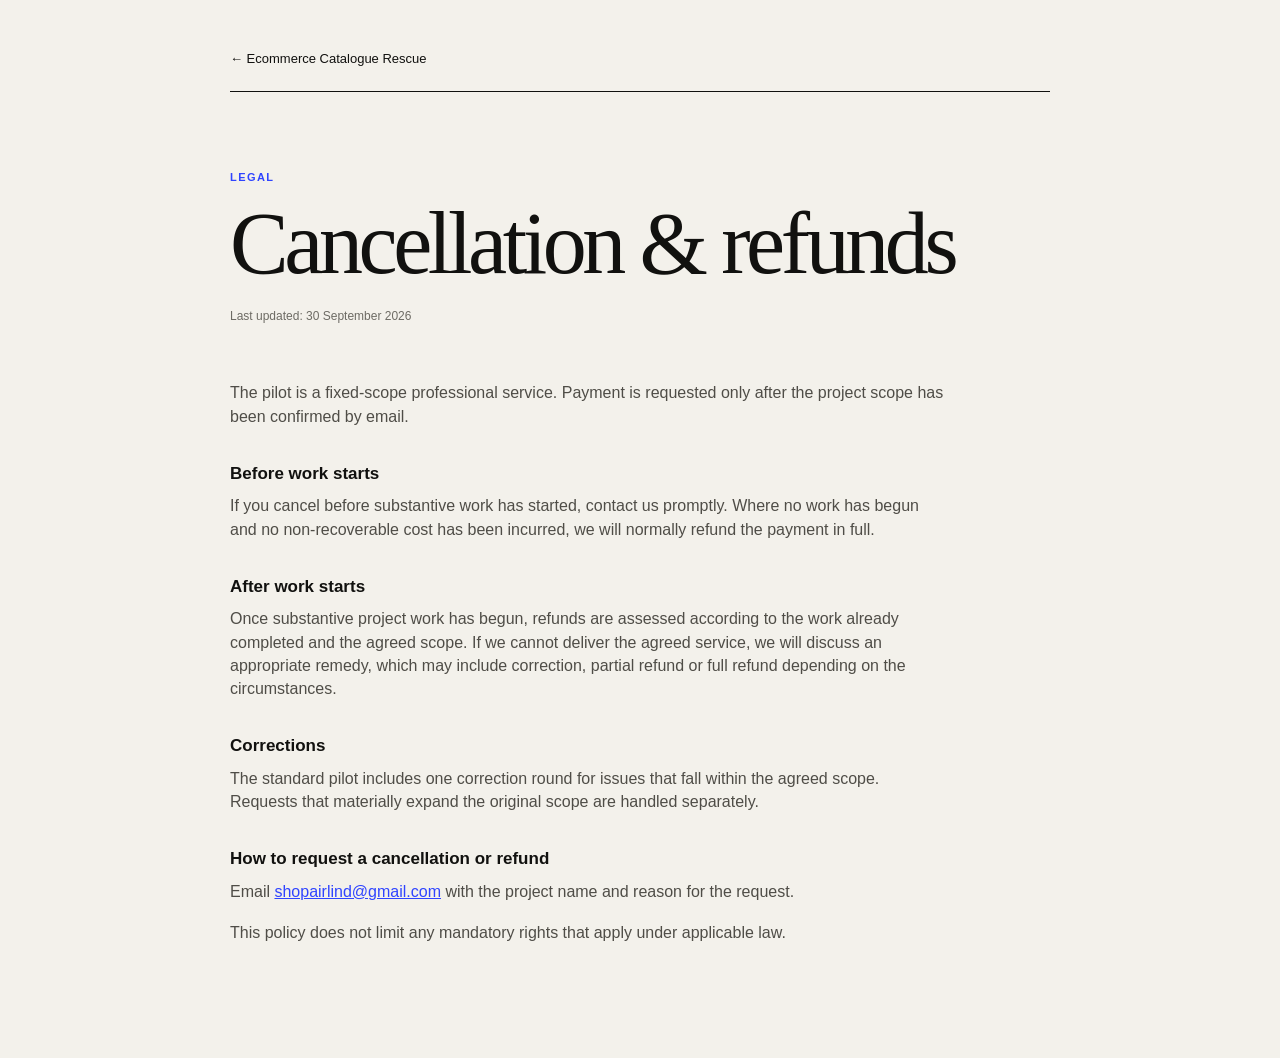
<file: catalogue-rescue/refunds.html>
<!doctype html><html lang="en"><head><meta charset="utf-8"><meta name="viewport" content="width=device-width,initial-scale=1"><meta name="theme-color" content="#f3f1eb"><title>Cancellation & refunds — Ecommerce Catalogue Rescue</title><link rel="stylesheet" href="styles.css"></head><body class="legal-page"><div class="legal-wrap"><header class="legal-head"><a class="legal-back" href="./">← Ecommerce Catalogue Rescue</a></header><main class="legal-main"><div class="section-label">Legal</div><h1>Cancellation & refunds</h1><div class="legal-date">Last updated: 30 September 2026</div><p>The pilot is a fixed-scope professional service. Payment is requested only after the project scope has been confirmed by email.</p><h2>Before work starts</h2><p>If you cancel before substantive work has started, contact us promptly. Where no work has begun and no non-recoverable cost has been incurred, we will normally refund the payment in full.</p><h2>After work starts</h2><p>Once substantive project work has begun, refunds are assessed according to the work already completed and the agreed scope. If we cannot deliver the agreed service, we will discuss an appropriate remedy, which may include correction, partial refund or full refund depending on the circumstances.</p><h2>Corrections</h2><p>The standard pilot includes one correction round for issues that fall within the agreed scope. Requests that materially expand the original scope are handled separately.</p><h2>How to request a cancellation or refund</h2><p>Email <a href="mailto:shopairlind@gmail.com">shopairlind@gmail.com</a> with the project name and reason for the request.</p><p>This policy does not limit any mandatory rights that apply under applicable law.</p></main></div></body></html>
</file>
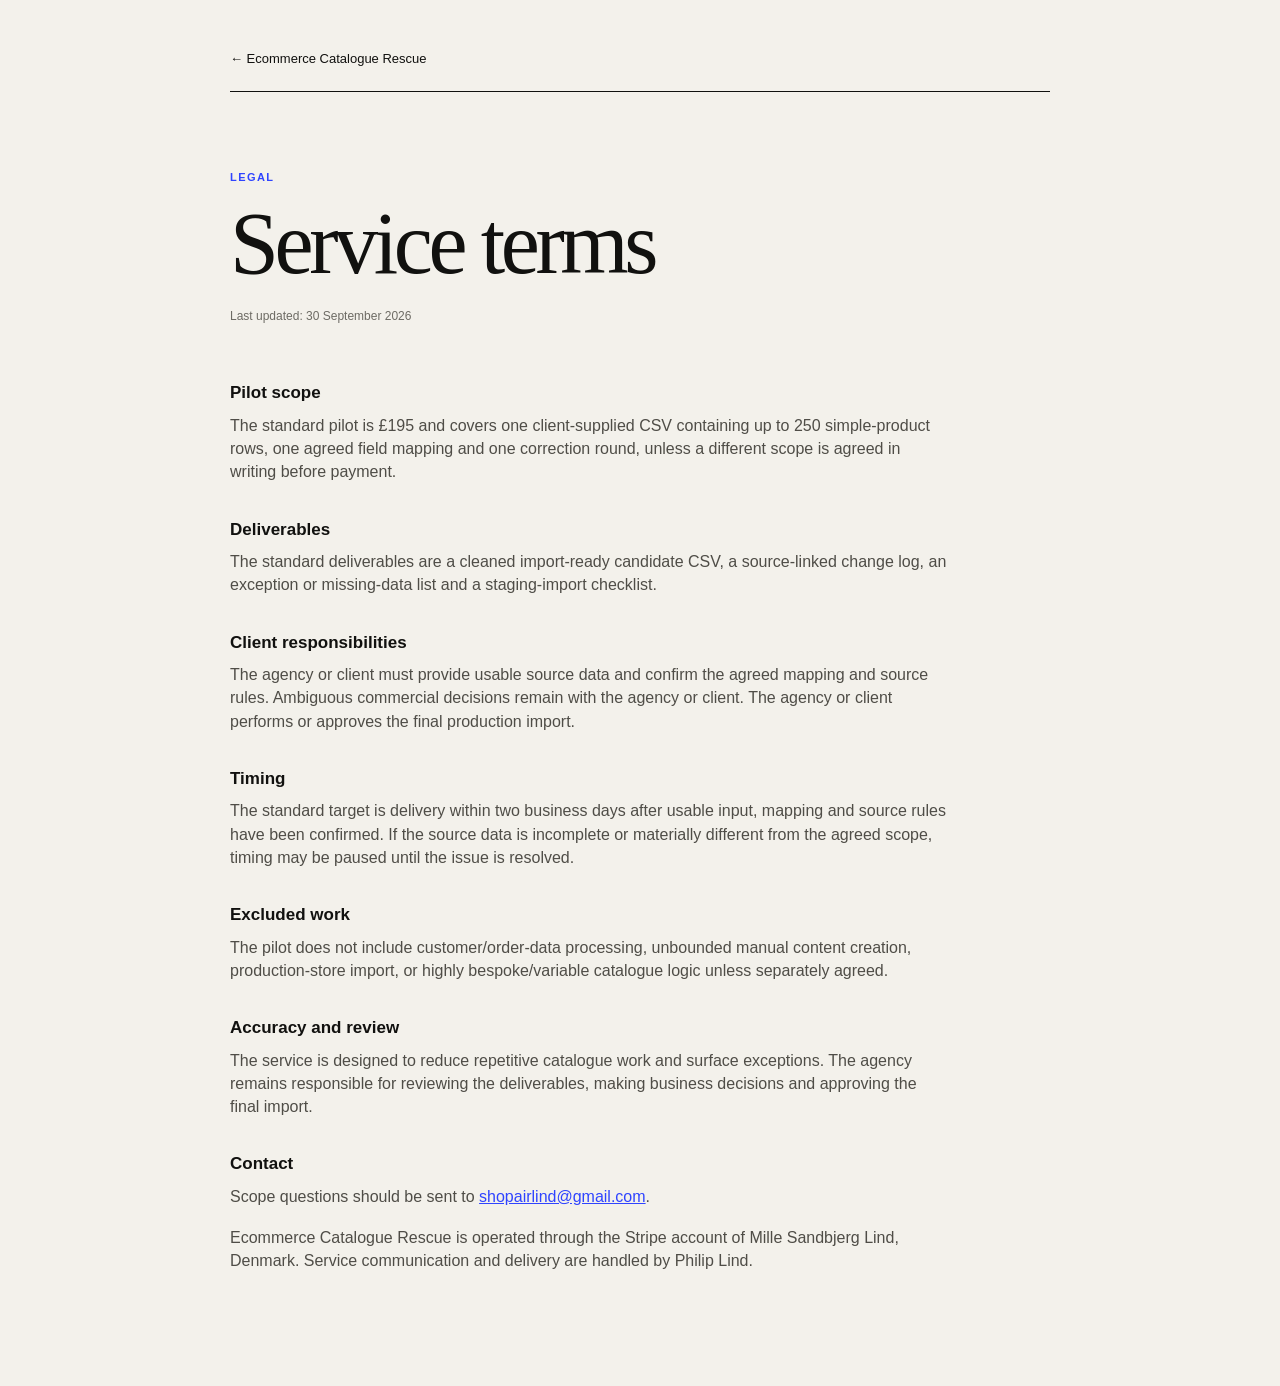
<file: catalogue-rescue/terms.html>
<!doctype html><html lang="en"><head><meta charset="utf-8"><meta name="viewport" content="width=device-width,initial-scale=1"><meta name="theme-color" content="#f3f1eb"><title>Terms — Ecommerce Catalogue Rescue</title><link rel="stylesheet" href="styles.css"></head><body class="legal-page"><div class="legal-wrap"><header class="legal-head"><a class="legal-back" href="./">← Ecommerce Catalogue Rescue</a></header><main class="legal-main"><div class="section-label">Legal</div><h1>Service terms</h1><div class="legal-date">Last updated: 30 September 2026</div><h2>Pilot scope</h2><p>The standard pilot is £195 and covers one client-supplied CSV containing up to 250 simple-product rows, one agreed field mapping and one correction round, unless a different scope is agreed in writing before payment.</p><h2>Deliverables</h2><p>The standard deliverables are a cleaned import-ready candidate CSV, a source-linked change log, an exception or missing-data list and a staging-import checklist.</p><h2>Client responsibilities</h2><p>The agency or client must provide usable source data and confirm the agreed mapping and source rules. Ambiguous commercial decisions remain with the agency or client. The agency or client performs or approves the final production import.</p><h2>Timing</h2><p>The standard target is delivery within two business days after usable input, mapping and source rules have been confirmed. If the source data is incomplete or materially different from the agreed scope, timing may be paused until the issue is resolved.</p><h2>Excluded work</h2><p>The pilot does not include customer/order-data processing, unbounded manual content creation, production-store import, or highly bespoke/variable catalogue logic unless separately agreed.</p><h2>Accuracy and review</h2><p>The service is designed to reduce repetitive catalogue work and surface exceptions. The agency remains responsible for reviewing the deliverables, making business decisions and approving the final import.</p><h2>Contact</h2><p>Scope questions should be sent to <a href="mailto:shopairlind@gmail.com">shopairlind@gmail.com</a>.</p><p>Ecommerce Catalogue Rescue is operated through the Stripe account of Mille Sandbjerg Lind, Denmark. Service communication and delivery are handled by Philip Lind.</p></main></div></body></html>
</file>
<file: assets/styles.css>
:root {
  --ink: #122033;
  --muted: #5c6877;
  --blue: #245fa6;
  --blue-dark: #174b86;
  --blue-pale: #eaf2fb;
  --line: #dce3ea;
  --paper: #ffffff;
  --wash: #f6f8fb;
  --navy: #0e243d;
  --max: 1160px;
}

* { box-sizing: border-box; }
html { scroll-behavior: smooth; }
body { margin: 0; color: var(--ink); background: var(--paper); font-family: Inter, ui-sans-serif, -apple-system, BlinkMacSystemFont, "Segoe UI", sans-serif; font-size: 16px; line-height: 1.65; -webkit-font-smoothing: antialiased; }
a { color: inherit; }
.shell { width: min(calc(100% - 40px), var(--max)); margin-inline: auto; }
.skip-link { position: fixed; left: 16px; top: -80px; z-index: 100; padding: 10px 16px; color: white; background: var(--navy); border-radius: 4px; }
.skip-link:focus { top: 16px; }
.site-header { background: rgba(255,255,255,.97); border-bottom: 1px solid var(--line); }
.nav-wrap { min-height: 76px; display: flex; align-items: center; justify-content: space-between; gap: 32px; }
.brand { display: inline-flex; align-items: center; gap: 12px; color: var(--ink); font-weight: 720; text-decoration: none; letter-spacing: -.015em; }
.brand-mark { width: 28px; height: 28px; padding: 5px; display: grid; gap: 3px; background: var(--navy); border-radius: 5px; }
.brand-mark span { display: block; height: 3px; background: #fff; border-radius: 2px; }
.brand-mark span:nth-child(2) { width: 72%; }
.brand-mark span:nth-child(3) { width: 46%; }
nav { display: flex; align-items: center; gap: 30px; }
nav a { color: #344256; font-size: .9rem; font-weight: 650; text-decoration: none; }
nav a:hover, nav a:focus-visible, .footer-links a:hover { color: var(--blue); }
.nav-contact { padding: 9px 14px; border: 1px solid #b9c7d5; border-radius: 4px; }

.hero { padding: 100px 0 92px; background: linear-gradient(90deg, var(--paper) 0%, var(--paper) 64%, var(--wash) 64%, var(--wash) 100%); }
.hero-grid { display: grid; grid-template-columns: minmax(0, 1.25fr) minmax(340px, .75fr); align-items: center; gap: 86px; }
.eyebrow, .section-kicker { margin: 0 0 16px; color: var(--blue); font-size: .78rem; font-weight: 800; letter-spacing: .13em; line-height: 1.4; text-transform: uppercase; }
h1, h2, h3, p { text-wrap: pretty; }
h1 { max-width: 780px; margin: 0; font-size: clamp(2.65rem, 5.3vw, 4.8rem); line-height: 1.035; letter-spacing: -.052em; font-weight: 720; }
.lead { max-width: 700px; margin: 28px 0 34px; color: var(--muted); font-size: clamp(1.1rem, 1.8vw, 1.32rem); line-height: 1.58; }
.button-row { display: flex; flex-wrap: wrap; gap: 12px; }
.button { min-height: 48px; padding: 12px 19px; display: inline-flex; align-items: center; justify-content: center; border: 1px solid transparent; border-radius: 4px; font-weight: 750; line-height: 1.25; text-decoration: none; transition: background-color .16s ease, border-color .16s ease; }
.button-primary { color: #fff; background: var(--blue); }
.button-primary:hover, .button-primary:focus-visible { background: var(--blue-dark); }
.button-secondary { color: var(--ink); background: #fff; border-color: #bdc9d6; }
.button-secondary:hover, .button-secondary:focus-visible { border-color: var(--blue); color: var(--blue); }
.microcopy { margin: 18px 0 0; color: #6d7784; font-size: .84rem; }
.register-card { overflow: hidden; background: white; border: 1px solid #cad5e0; border-radius: 7px; box-shadow: 0 22px 55px rgba(14,36,61,.10); }
.register-head { padding: 20px 22px; display: flex; align-items: baseline; justify-content: space-between; border-bottom: 1px solid var(--line); }
.register-head p { margin: 0; font-weight: 760; }
.register-head span, .register-footer { color: #718091; font-size: .74rem; }
.register-row { padding: 20px 22px; display: grid; grid-template-columns: 30px 1fr auto; gap: 14px; align-items: center; border-bottom: 1px solid #e7ecf1; }
.register-icon { color: var(--blue); font-size: .7rem; font-weight: 800; letter-spacing: .06em; }
.register-row strong, .register-row small { display: block; }
.register-row strong { font-size: .9rem; }
.register-row small { margin-top: 2px; color: var(--muted); font-size: .76rem; }
.status { padding: 4px 7px; color: var(--blue-dark); background: var(--blue-pale); border-radius: 3px; font-size: .66rem; font-weight: 800; text-transform: uppercase; letter-spacing: .04em; }
.register-footer { padding: 14px 22px; display: flex; justify-content: space-between; background: #fafbfd; }

.audience { padding: 28px 0 32px; border-block: 1px solid var(--line); }
.section-kicker { color: #6b7785; }
.audience-list { display: grid; grid-template-columns: 1.35fr .6fr .8fr 1.45fr; gap: 0; }
.audience-list span { padding: 4px 22px; border-left: 1px solid var(--line); color: #334154; font-size: .88rem; font-weight: 650; line-height: 1.45; }
.audience-list span:first-child { padding-left: 0; border-left: 0; }
.section { padding: 108px 0; }
.split { display: grid; grid-template-columns: minmax(0, .95fr) minmax(0, 1.05fr); gap: clamp(50px, 9vw, 130px); align-items: start; }
h2 { margin: 0; font-size: clamp(2rem, 3.6vw, 3.25rem); line-height: 1.12; letter-spacing: -.04em; font-weight: 700; }
h3 { margin: 0; font-size: 1.1rem; line-height: 1.35; }
.body-copy { max-width: 610px; color: var(--muted); font-size: 1.08rem; }
.body-copy p { margin: 0 0 22px; }
.body-copy strong { color: var(--ink); }

.pilot-section { background: var(--wash); border-block: 1px solid var(--line); }
.section-intro { max-width: 790px; margin-bottom: 52px; }
.section-intro > p:last-child { max-width: 660px; margin: 22px 0 0; color: var(--muted); font-size: 1.08rem; }
.section-intro.narrow { max-width: 650px; }
.pilot-grid { display: grid; grid-template-columns: 1fr 390px; gap: 34px; align-items: stretch; }
.coverage-card, .price-card { background: #fff; border: 1px solid var(--line); border-radius: 6px; }
.coverage-card { padding: 38px; }
.coverage-card h3 { margin-bottom: 26px; }
.check-list { margin: 0; padding: 0; display: grid; grid-template-columns: 1fr 1fr; gap: 0 34px; list-style: none; }
.check-list li { position: relative; padding: 14px 0 14px 29px; border-top: 1px solid #e5eaf0; color: #354356; }
.check-list li::before { content: ""; position: absolute; left: 2px; top: 22px; width: 10px; height: 5px; border-left: 2px solid var(--blue); border-bottom: 2px solid var(--blue); transform: rotate(-45deg); }
.price-card { padding: 36px; border-top: 4px solid var(--blue); }
.price-label { margin: 0; font-weight: 800; letter-spacing: .05em; text-transform: uppercase; font-size: .82rem; }
.price { margin: 22px 0 0; font-size: 4.1rem; font-weight: 760; letter-spacing: -.06em; line-height: .9; }
.price span { font-size: 2.1rem; vertical-align: top; }
.price-note { margin: 10px 0 26px; color: var(--muted); }
.price-card dl { margin: 0 0 26px; }
.price-card dl div { padding: 11px 0; display: flex; justify-content: space-between; gap: 20px; border-top: 1px solid var(--line); }
.price-card dt { color: var(--muted); }
.price-card dd { margin: 0; text-align: right; font-weight: 700; }
.button-full { width: 100%; }
.commitment { margin: 18px 0 0; color: var(--muted); font-size: .86rem; text-align: center; }

.steps { margin: 48px 0 0; padding: 0; display: grid; grid-template-columns: repeat(4, 1fr); list-style: none; counter-reset: steps; }
.steps li { min-height: 225px; padding: 0 28px; border-left: 1px solid var(--line); }
.steps li:first-child { padding-left: 0; border-left: 0; }
.steps li > span { display: block; margin-bottom: 52px; color: var(--blue); font-size: .76rem; font-weight: 800; letter-spacing: .12em; }
.steps p { margin: 12px 0 0; color: var(--muted); font-size: .92rem; }
.about { background: #fbfcfd; border-top: 1px solid var(--line); }
.contact-section { padding: 74px 0; color: white; background: var(--navy); }
.contact-inner { display: grid; grid-template-columns: 1fr auto; align-items: center; gap: 48px; }
.contact-inner h2 { max-width: 700px; font-size: clamp(1.9rem, 3vw, 2.8rem); }
.contact-inner p:last-child { margin: 14px 0 0; color: #bbc9d7; }
.eyebrow.light { color: #92bce8; }
.button-light { color: var(--navy); background: white; }
.button-light:hover, .button-light:focus-visible { background: #eaf2fb; }

footer { padding: 54px 0 22px; background: #f3f6f9; }
.footer-grid { display: grid; grid-template-columns: 1.2fr .8fr 1fr; gap: 50px; }
.footer-grid strong { font-size: .95rem; }
.footer-grid p { margin: 7px 0 0; color: var(--muted); font-size: .84rem; }
.footer-links { display: flex; flex-direction: column; gap: 8px; }
.footer-links a, .footer-contact a { color: #3d4b5d; font-size: .84rem; }
.footer-contact { display: flex; flex-direction: column; align-items: flex-end; }
.footer-contact span { color: var(--muted); font-size: .75rem; font-weight: 750; text-transform: uppercase; letter-spacing: .08em; }
.footer-base { margin-top: 40px; padding-top: 20px; display: flex; justify-content: space-between; border-top: 1px solid var(--line); color: #778392; font-size: .75rem; }

/* Legal pages */
.legal-header { background: #fff; }
.legal-main { padding: 78px 0 110px; }
.legal-wrap { width: min(calc(100% - 40px), 760px); margin-inline: auto; }
.back-link { display: inline-block; margin-bottom: 48px; color: var(--blue); font-size: .86rem; font-weight: 700; text-decoration: none; }
.legal-main h1 { max-width: none; font-size: clamp(2.4rem, 5vw, 4rem); }
.legal-summary { margin: 22px 0 46px; color: var(--muted); font-size: 1.15rem; }
.legal-content h2 { margin: 42px 0 12px; font-size: 1.35rem; letter-spacing: -.02em; }
.legal-content p, .legal-content li { color: #425064; }
.legal-content ul { padding-left: 21px; }
.legal-meta { margin-top: 54px; padding-top: 20px; border-top: 1px solid var(--line); color: #768292; font-size: .82rem; }

:focus-visible { outline: 3px solid #76a9df; outline-offset: 3px; }
@media (prefers-reduced-motion: reduce) { html { scroll-behavior: auto; } * { transition: none !important; } }
@media (max-width: 900px) {
  .hero { padding: 76px 0; background: var(--paper); }
  .hero-grid { grid-template-columns: 1fr; gap: 52px; }
  .register-card { max-width: 560px; }
  .audience-list { grid-template-columns: 1fr 1fr; gap: 18px; }
  .audience-list span, .audience-list span:first-child { padding: 0 0 0 16px; border-left: 2px solid var(--line); }
  .split, .pilot-grid { grid-template-columns: 1fr; }
  .price-card { max-width: 500px; }
  .steps { grid-template-columns: 1fr 1fr; row-gap: 42px; }
  .steps li:nth-child(3) { padding-left: 0; border-left: 0; }
  .steps li > span { margin-bottom: 28px; }
}
@media (max-width: 700px) {
  .shell, .legal-wrap { width: min(calc(100% - 32px), var(--max)); }
  .nav-wrap { min-height: 68px; }
  nav a:not(.nav-contact) { display: none; }
  .brand { font-size: .9rem; }
  .section { padding: 78px 0; }
  .audience { padding: 26px 0; }
  .audience-list { grid-template-columns: 1fr; gap: 14px; }
  .coverage-card, .price-card { padding: 26px 22px; }
  .check-list { grid-template-columns: 1fr; }
  .steps { grid-template-columns: 1fr; gap: 0; }
  .steps li, .steps li:nth-child(3) { min-height: auto; padding: 28px 0; display: grid; grid-template-columns: 48px 1fr; gap: 10px; border-left: 0; border-top: 1px solid var(--line); }
  .steps li:first-child { border-top: 0; }
  .steps li > span { margin: 2px 0 0; }
  .contact-inner { grid-template-columns: 1fr; }
  .button-light { width: 100%; }
  .footer-grid { grid-template-columns: 1fr; gap: 30px; }
  .footer-contact { align-items: flex-start; }
  .footer-base { flex-direction: column; gap: 6px; }
}
@media (max-width: 420px) {
  h1 { font-size: 2.45rem; }
  .button-row .button { width: 100%; }
  .register-row { padding: 18px 16px; grid-template-columns: 26px 1fr; }
  .register-row .status { grid-column: 2; justify-self: start; }
  .register-footer { gap: 10px; }
}

/* 7-day setup offer (2026-09-27) */
.price-card .button + .button { margin-top: 10px; }
.fineprint { margin: 22px 0 0; color: var(--muted); font-size: .9rem; }
.option-card { margin-top: 34px; padding: 26px 32px; display: flex; align-items: center; justify-content: space-between; gap: 28px; background: #fff; border: 1px solid var(--line); border-left: 4px solid var(--navy); border-radius: 6px; }
.option-card p { margin: 8px 0 0; color: var(--muted); max-width: 760px; }
.link-list { margin: 0; padding: 0; list-style: none; }
.link-list li { padding: 12px 0; border-top: 1px solid var(--line); }
.link-list a { color: var(--blue); font-weight: 700; }
.register-icon { font-size: .95rem; }
@media (max-width: 700px) { .option-card { flex-direction: column; align-items: flex-start; padding: 22px; } }
</file>
<file: catalogue-rescue/site-v2.css>
:root{--bg:#f6f4ee;--ink:#0d0d0c;--muted:#6c6a63;--line:#bbb7ac;--accent:#ff5a36;--white:#fff;--max:1380px}*{box-sizing:border-box}html{scroll-behavior:smooth}body{margin:0;background:var(--bg);color:var(--ink);font-family:Arial,Helvetica,sans-serif;-webkit-font-smoothing:antialiased}a{color:inherit}.shell{width:min(var(--max),calc(100% - 48px));margin:0 auto}.site-header{border-bottom:1px solid var(--ink);background:var(--bg);position:sticky;top:0;z-index:10}.nav{height:70px;display:grid;grid-template-columns:1fr auto;align-items:center}.brand{display:flex;align-items:center;gap:12px;text-decoration:none;font-weight:800;letter-spacing:-.03em;font-size:16px}.brand-box{width:30px;height:30px;background:var(--ink);color:var(--bg);display:grid;place-items:center;font-family:"Courier New",monospace;font-size:12px}.navlinks{display:flex;gap:28px;align-items:center;font-size:12px;text-transform:uppercase;letter-spacing:.08em}.navlinks a{text-decoration:none}.navlinks a:hover{color:var(--accent)}.hero{min-height:calc(100vh - 70px);display:grid;grid-template-columns:minmax(0,1.18fr) minmax(420px,.82fr);border-bottom:1px solid var(--ink)}.hero-copy{padding:78px 54px 64px 0;display:flex;flex-direction:column;justify-content:space-between}.kicker{font-family:"Courier New",monospace;font-size:11px;text-transform:uppercase;letter-spacing:.08em}.hero h1{font-size:clamp(64px,8.2vw,132px);line-height:.84;letter-spacing:-.075em;margin:42px 0 0;font-weight:900;text-transform:uppercase;max-width:900px}.hero h1 .accent{color:var(--accent)}.hero-bottom{display:grid;grid-template-columns:minmax(0,560px) auto;gap:36px;align-items:end;margin-top:70px}.hero-intro{font-size:18px;line-height:1.5;margin:0;max-width:560px}.hero-cta{display:inline-flex;align-items:center;gap:12px;text-decoration:none;font-weight:800;font-size:13px;text-transform:uppercase;letter-spacing:.05em;border-bottom:2px solid var(--ink);padding-bottom:5px;white-space:nowrap}.hero-cta:hover{color:var(--accent);border-color:var(--accent)}.hero-art{border-left:1px solid var(--ink);background:#10100f;color:#efeee9;padding:28px;display:flex;flex-direction:column;justify-content:center}.art-top{display:flex;justify-content:space-between;gap:20px;font:11px/1.3 "Courier New",monospace;text-transform:uppercase;letter-spacing:.08em;color:#a8a59c;margin-bottom:18px}.csv{border:1px solid #4a4944;font-family:"Courier New",monospace;font-size:12px;overflow:hidden}.csv-row{display:grid;grid-template-columns:46px 1.3fr .9fr .65fr;border-bottom:1px solid #363631}.csv-row:last-child{border-bottom:0}.csv-row>span{padding:10px 11px;border-right:1px solid #363631;white-space:nowrap;overflow:hidden;text-overflow:ellipsis}.csv-row>span:last-child{border-right:0}.csv-head{background:#1d1d1b;color:#9c9991}.bad{color:#ff8b70;text-decoration:line-through;text-decoration-thickness:1px}.good{color:#c8f46a}.art-switch{display:grid;grid-template-columns:1fr 1fr;margin:18px 0;border:1px solid #4a4944}.art-switch div{padding:14px 16px;font:11px/1.2 "Courier New",monospace;text-transform:uppercase;letter-spacing:.08em}.art-switch div+div{border-left:1px solid #4a4944}.art-switch .on{background:var(--accent);color:#111}.art-meta{display:grid;grid-template-columns:1fr 1fr;gap:14px}.art-meta div{border-top:1px solid #4a4944;padding-top:9px}.art-meta b{display:block;font:11px/1.2 "Courier New",monospace;text-transform:uppercase;letter-spacing:.08em;color:#8f8d86;margin-bottom:4px}.art-meta span{font-size:16px;font-weight:800}.ticker{border-bottom:1px solid var(--ink);overflow:hidden}.ticker-inner{display:flex;white-space:nowrap;gap:34px;padding:13px 0;font:11px/1 "Courier New",monospace;text-transform:uppercase;letter-spacing:.08em}.ticker-dot{color:var(--accent)}.section{display:grid;grid-template-columns:180px minmax(0,1fr);gap:56px;padding:96px 0;border-bottom:1px solid var(--ink)}.section-index{font:11px/1.2 "Courier New",monospace;text-transform:uppercase;letter-spacing:.08em;color:var(--muted)}.section-main h2{font-size:clamp(44px,5.5vw,84px);line-height:.93;letter-spacing:-.06em;margin:0 0 50px;text-transform:uppercase;max-width:1000px}.rows{border-top:1px solid var(--ink)}.row{display:grid;grid-template-columns:70px minmax(180px,.55fr) minmax(0,1.25fr);gap:30px;padding:24px 0;border-bottom:1px solid var(--line);align-items:start}.row-no{font:13px/1.3 "Courier New",monospace;color:var(--accent)}.row h3{font-size:18px;margin:0;text-transform:uppercase;letter-spacing:-.02em}.row p{font-size:16px;line-height:1.45;color:var(--muted);margin:0;max-width:720px}.scope{display:grid;grid-template-columns:1fr 1fr;border:1px solid var(--ink)}.scope-block{padding:28px}.scope-block+ .scope-block{border-left:1px solid var(--ink);background:var(--ink);color:var(--bg)}.scope-title{font:11px/1.3 "Courier New",monospace;text-transform:uppercase;letter-spacing:.08em;margin-bottom:26px}.scope ul{list-style:none;margin:0;padding:0}.scope li{padding:11px 0;border-top:1px solid var(--line);font-size:15px}.scope-block+ .scope-block li{border-color:#393833;color:#ccc9c0}.price-band{display:grid;grid-template-columns:1fr auto;align-items:end;gap:40px;padding:72px 0;border-bottom:1px solid var(--ink)}.price-copy h2{font-size:clamp(42px,5vw,76px);line-height:.94;letter-spacing:-.055em;text-transform:uppercase;margin:0;max-width:800px}.price-copy p{font-size:16px;color:var(--muted);max-width:650px;margin:24px 0 0}.price-box{text-align:right}.price-box .label{font:11px/1.2 "Courier New",monospace;text-transform:uppercase;letter-spacing:.08em}.price-box .amount{font-size:clamp(72px,9vw,136px);line-height:.8;font-weight:900;letter-spacing:-.07em;margin-top:12px}.price-box .amount span{font-size:.24em;vertical-align:top;letter-spacing:0}.price-box .small{font-size:12px;color:var(--muted);margin-top:14px}.cta{background:var(--accent);color:#111;padding:74px 0}.cta-grid{display:grid;grid-template-columns:minmax(0,1fr) auto;align-items:end;gap:50px}.cta h2{font-size:clamp(46px,6.2vw,96px);line-height:.9;letter-spacing:-.07em;text-transform:uppercase;margin:0;max-width:900px}.cta a{font-size:15px;font-weight:900;text-transform:uppercase;letter-spacing:.04em;text-decoration:none;border-bottom:2px solid #111;padding-bottom:6px;white-space:nowrap}.site-footer{padding:28px 0 44px;background:#11110f;color:#a7a49a}.footer-row{display:flex;justify-content:space-between;gap:30px;font-size:11px;text-transform:uppercase;letter-spacing:.05em}.footer-links{display:flex;gap:18px}.footer-links a{text-decoration:none;color:#e8e5dd}.footer-legal{max-width:900px;margin-top:22px;font-size:10px;line-height:1.5}.legal-page{min-height:100vh}.legal-head{border-bottom:1px solid var(--ink);height:70px;display:flex;align-items:center}.legal-head a{font-size:12px;text-transform:uppercase;letter-spacing:.06em;text-decoration:none}.legal-main{padding:84px 0 110px;max-width:860px}.legal-main .section-index{color:var(--accent);margin-bottom:22px}.legal-main h1{font-size:clamp(58px,8vw,112px);line-height:.84;letter-spacing:-.07em;text-transform:uppercase;margin:0 0 36px}.legal-date{font:11px/1.2 "Courier New",monospace;text-transform:uppercase;color:var(--muted);margin-bottom:62px}.legal-main h2{font-size:18px;text-transform:uppercase;margin:34px 0 8px}.legal-main p{font-size:16px;line-height:1.55;color:#55534e;margin:0 0 20px}.legal-main a{color:var(--accent)}@media(max-width:980px){.hero{grid-template-columns:1fr;min-height:auto}.hero-copy{padding:70px 0 64px}.hero-art{border-left:0;border-top:1px solid var(--ink);min-height:520px}.section{grid-template-columns:1fr;gap:24px}.row{grid-template-columns:54px 1fr}.row p{grid-column:2}.price-band,.cta-grid{grid-template-columns:1fr;align-items:start}.price-box{text-align:left}.scope{grid-template-columns:1fr}.scope-block+ .scope-block{border-left:0;border-top:1px solid var(--ink)}}@media(max-width:640px){.shell{width:calc(100% - 28px)}.nav{height:64px}.navlinks a:not(:last-child){display:none}.hero-copy{padding-top:48px}.hero h1{font-size:clamp(54px,17vw,88px)}.hero-bottom{grid-template-columns:1fr;gap:28px;margin-top:50px}.hero-art{padding:16px;min-height:430px}.csv{font-size:10px}.csv-row{grid-template-columns:34px 1.3fr .8fr}.csv-row span:nth-child(4){display:none}.art-meta{grid-template-columns:1fr}.section{padding:70px 0}.section-main h2{font-size:clamp(42px,13vw,66px)}.row{gap:12px}.row p{font-size:14px}.price-band{padding:58px 0}.cta{padding:58px 0}.cta h2{font-size:clamp(48px,14vw,72px)}.footer-row{flex-direction:column}.legal-main{padding-top:60px}}
</file>
<file: catalogue-rescue/styles.css>
:root{--paper:#f3f1eb;--ink:#11110f;--muted:#6d6b64;--line:#c9c6bd;--accent:#2f44ff;--white:#fff;--max:1240px}*{box-sizing:border-box}html{scroll-behavior:smooth}body{margin:0;background:var(--paper);color:var(--ink);font-family:Arial,Helvetica,sans-serif;font-size:16px;line-height:1.45;-webkit-font-smoothing:antialiased;text-rendering:optimizeLegibility}a{color:inherit}.shell{width:min(var(--max),calc(100% - 64px));margin:0 auto}.site-header{border-bottom:1px solid var(--ink)}.header-row{height:86px;display:grid;grid-template-columns:1fr auto;align-items:center;gap:30px}.wordmark{display:inline-flex;align-items:center;gap:14px;text-decoration:none;font-weight:700;font-size:14px;letter-spacing:-.01em}.wordmark-mark{display:grid;place-items:center;width:34px;height:34px;background:var(--ink);color:var(--paper);font-family:Georgia,"Times New Roman",serif;font-size:18px;font-style:italic}.header-nav{display:flex;align-items:center;gap:28px;font-size:13px}.header-nav a{text-decoration:none}.header-nav a:hover{text-decoration:underline;text-underline-offset:4px}.hero{display:grid;grid-template-columns:minmax(0,1.6fr) minmax(280px,.6fr);gap:80px;padding:104px 0 88px;border-bottom:1px solid var(--ink)}.hero-kicker,.section-label,.meta-label{font-size:11px;line-height:1.2;text-transform:uppercase;letter-spacing:.13em;font-weight:700}.hero-kicker{color:var(--accent);margin-bottom:24px}.hero h1{font-family:Georgia,"Times New Roman",serif;font-size:clamp(54px,7.5vw,108px);font-weight:400;letter-spacing:-.055em;line-height:.91;margin:0;max-width:980px}.hero h1 em{font-weight:400;color:var(--accent)}.hero-intro{font-size:20px;line-height:1.45;max-width:690px;margin:34px 0 0;color:#2b2a26}.hero-side{border-top:1px solid var(--ink);align-self:end}.hero-side-row{display:grid;grid-template-columns:1fr auto;gap:20px;padding:15px 0;border-bottom:1px solid var(--line);font-size:13px}.hero-side-row span:last-child{text-align:right;font-weight:700}.hero-cta{display:inline-flex;align-items:center;gap:12px;margin-top:30px;font-size:14px;font-weight:700;text-decoration:none;border-bottom:1px solid var(--ink);padding-bottom:4px}.hero-cta:hover{color:var(--accent);border-color:var(--accent)}.hero-cta .arrow{font-size:18px;line-height:1}.section{display:grid;grid-template-columns:220px minmax(0,1fr);gap:56px;padding:88px 0;border-bottom:1px solid var(--ink)}.section-label{padding-top:7px}.section-main h2{font-family:Georgia,"Times New Roman",serif;font-size:clamp(36px,4.8vw,64px);font-weight:400;line-height:.98;letter-spacing:-.04em;margin:0 0 38px;max-width:900px}.lede{font-size:20px;max-width:760px;margin:0 0 40px;color:#2e2d29}.service-rows{border-top:1px solid var(--ink)}.service-row{display:grid;grid-template-columns:74px minmax(180px,.65fr) minmax(0,1.25fr);gap:26px;padding:22px 0;border-bottom:1px solid var(--line);align-items:start}.service-no{font-family:Georgia,"Times New Roman",serif;font-size:24px;color:var(--accent)}.service-row h3{font-size:16px;margin:3px 0 0}.service-row p{margin:1px 0 0;color:var(--muted);font-size:15px;max-width:680px}.deliverables{counter-reset:item;border-top:1px solid var(--ink)}.deliverable{counter-increment:item;display:grid;grid-template-columns:88px minmax(0,1fr);padding:22px 0;border-bottom:1px solid var(--line)}.deliverable:before{content:"0" counter(item);font-family:Georgia,"Times New Roman",serif;font-size:28px;color:var(--accent)}.deliverable strong{display:block;font-size:17px;margin-bottom:4px}.deliverable span{color:var(--muted);font-size:14px}.scope-grid{display:grid;grid-template-columns:1fr 1fr;border-top:1px solid var(--ink);border-left:1px solid var(--ink)}.scope-col{border-right:1px solid var(--ink);border-bottom:1px solid var(--ink)}.scope-title{padding:16px 18px;border-bottom:1px solid var(--ink);font-size:12px;text-transform:uppercase;letter-spacing:.11em;font-weight:700}.scope-title.dark{background:var(--ink);color:var(--paper)}.scope-col ul{list-style:none;margin:0;padding:0}.scope-col li{padding:14px 18px;border-bottom:1px solid var(--line);font-size:14px}.scope-col li:last-child{border-bottom:0}.process-grid{border-top:1px solid var(--ink)}.process-step{display:grid;grid-template-columns:86px minmax(180px,.55fr) minmax(0,1fr);gap:28px;padding:23px 0;border-bottom:1px solid var(--line)}.process-num{font-family:Georgia,"Times New Roman",serif;font-size:26px;color:var(--accent)}.process-step h3{font-size:16px;margin:3px 0 0}.process-step p{font-size:14px;color:var(--muted);margin:2px 0 0}.note{border-left:3px solid var(--accent);padding:2px 0 2px 18px;margin-top:30px;max-width:760px;font-size:13px;color:var(--muted)}.note strong{color:var(--ink)}.cta-band{background:var(--ink);color:var(--paper);padding:72px 0}.cta-inner{display:grid;grid-template-columns:minmax(0,1fr) auto;gap:50px;align-items:end}.cta-band .section-label{color:#9ca6ff;margin-bottom:18px}.cta-band h2{font-family:Georgia,"Times New Roman",serif;font-size:clamp(42px,6vw,78px);line-height:.96;letter-spacing:-.045em;font-weight:400;margin:0;max-width:860px}.cta-band a{color:var(--paper);text-decoration:none;border-bottom:1px solid var(--paper);padding-bottom:5px;font-size:14px;font-weight:700;white-space:nowrap}.cta-band a:hover{color:#aab2ff;border-color:#aab2ff}.site-footer{padding:26px 0 38px;border-top:1px solid #33332f;background:var(--ink);color:#a6a49d}.footer-row{display:flex;justify-content:space-between;gap:30px;align-items:flex-start;font-size:12px}.footer-links{display:flex;gap:18px;flex-wrap:wrap}.footer-links a{text-decoration:none;color:#d7d4cc}.footer-links a:hover{text-decoration:underline;text-underline-offset:3px}.footer-legal{margin-top:18px;max-width:850px;font-size:11px;line-height:1.55}.legal-page{min-height:100vh}.legal-wrap{width:min(820px,calc(100% - 48px));margin:0 auto}.legal-head{padding:46px 0 22px;border-bottom:1px solid var(--ink)}.legal-back{font-size:13px;text-decoration:none}.legal-back:hover{text-decoration:underline;text-underline-offset:4px}.legal-main{padding:72px 0 96px}.legal-main .section-label{color:var(--accent);margin-bottom:18px}.legal-main h1{font-family:Georgia,"Times New Roman",serif;font-size:clamp(52px,8vw,88px);font-weight:400;line-height:.95;letter-spacing:-.05em;margin:0 0 22px}.legal-date{font-size:12px;color:var(--muted);margin-bottom:56px}.legal-main h2{font-size:17px;margin:34px 0 8px}.legal-main p{color:#4f4d47;margin:0 0 18px;max-width:720px}.legal-main a{color:var(--accent)}::selection{background:var(--accent);color:#fff}@media(max-width:900px){.shell{width:min(var(--max),calc(100% - 36px))}.hero{grid-template-columns:1fr;gap:54px;padding:74px 0 68px}.hero-side{align-self:auto}.section{grid-template-columns:1fr;gap:24px;padding:66px 0}.section-label{padding-top:0}.cta-inner{grid-template-columns:1fr;align-items:start}.service-row,.process-step{grid-template-columns:58px 1fr}.service-row p,.process-step p{grid-column:2}.scope-grid{grid-template-columns:1fr}.scope-col:first-child{border-bottom:0}}@media(max-width:640px){.header-row{height:72px}.header-nav a:not(:last-child){display:none}.wordmark{font-size:13px}.wordmark-mark{width:30px;height:30px}.hero{padding-top:54px}.hero h1{font-size:clamp(48px,15vw,72px)}.hero-intro{font-size:18px}.hero-side-row{font-size:12px}.service-row,.process-step{grid-template-columns:44px 1fr;gap:14px}.scope-grid{font-size:13px}.cta-band{padding:58px 0}.footer-row{flex-direction:column}.legal-wrap{width:min(820px,calc(100% - 34px))}.legal-main{padding-top:56px}}
</file>
